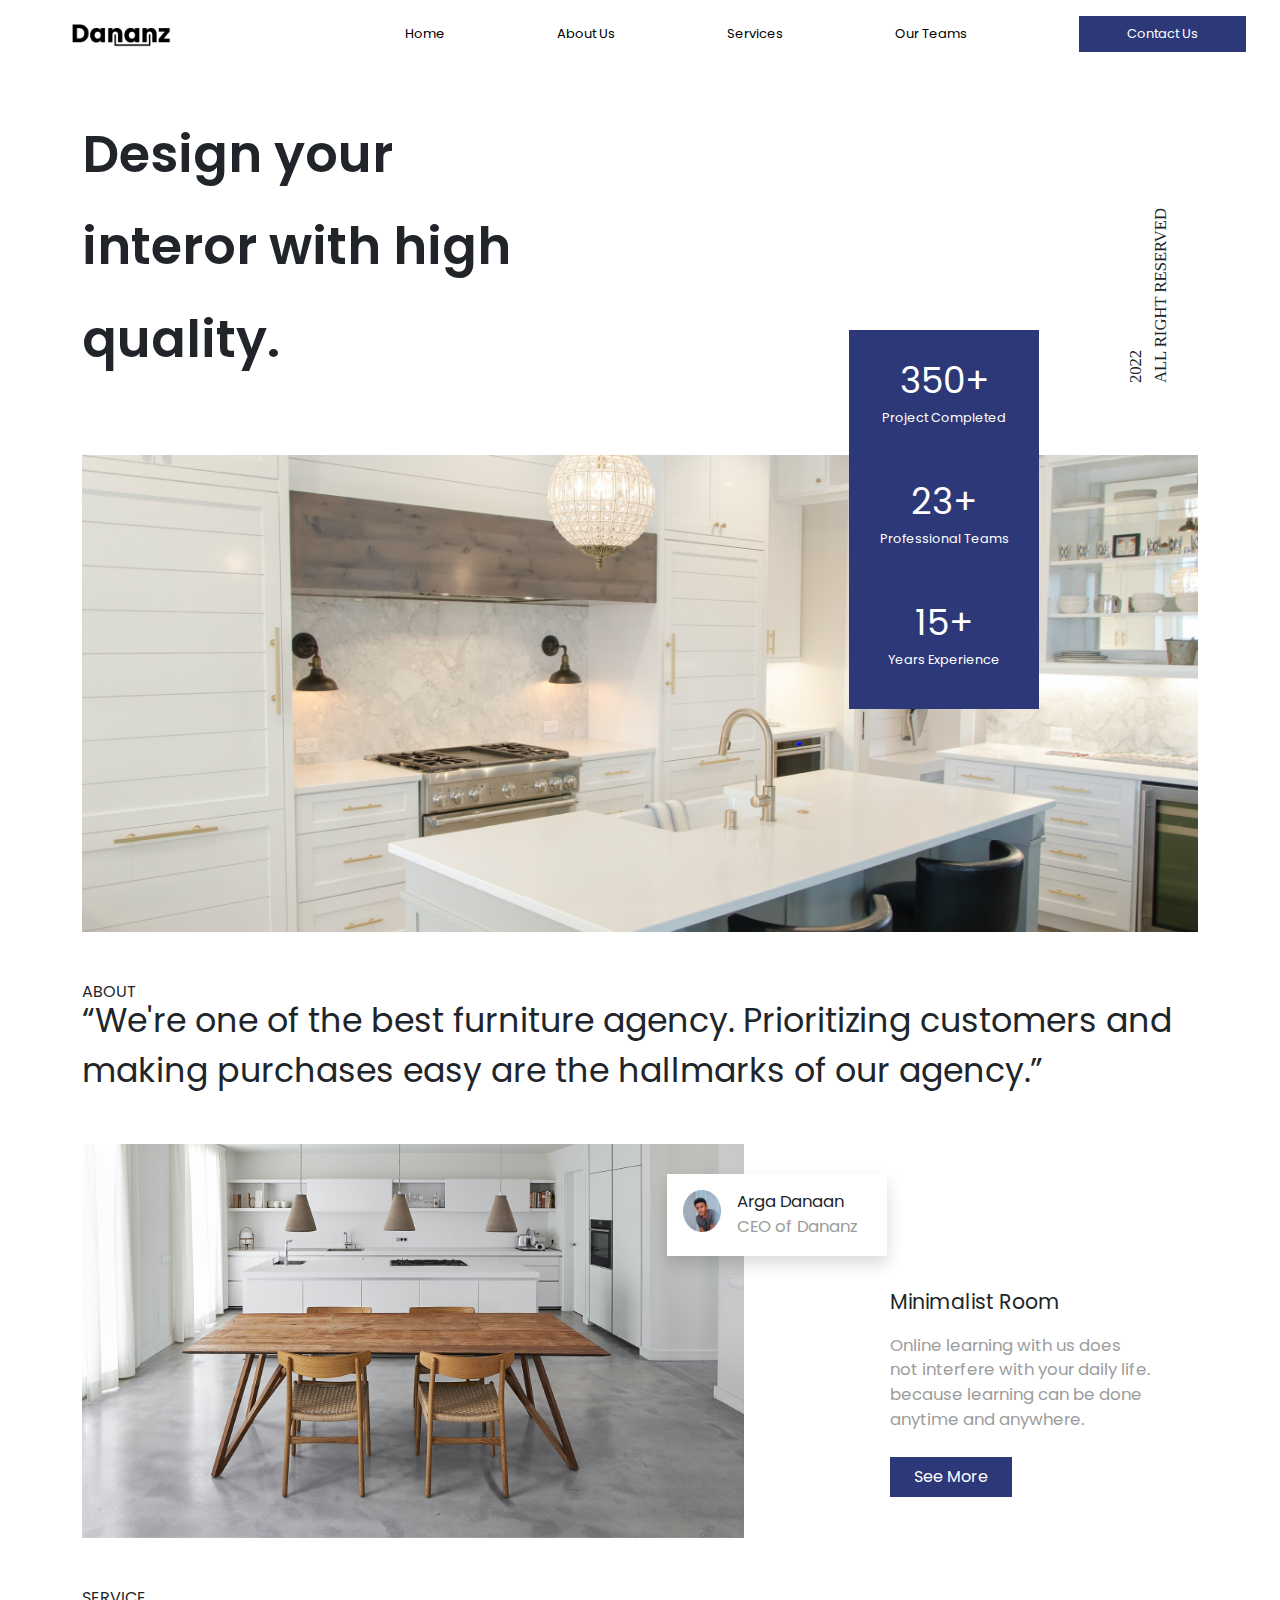
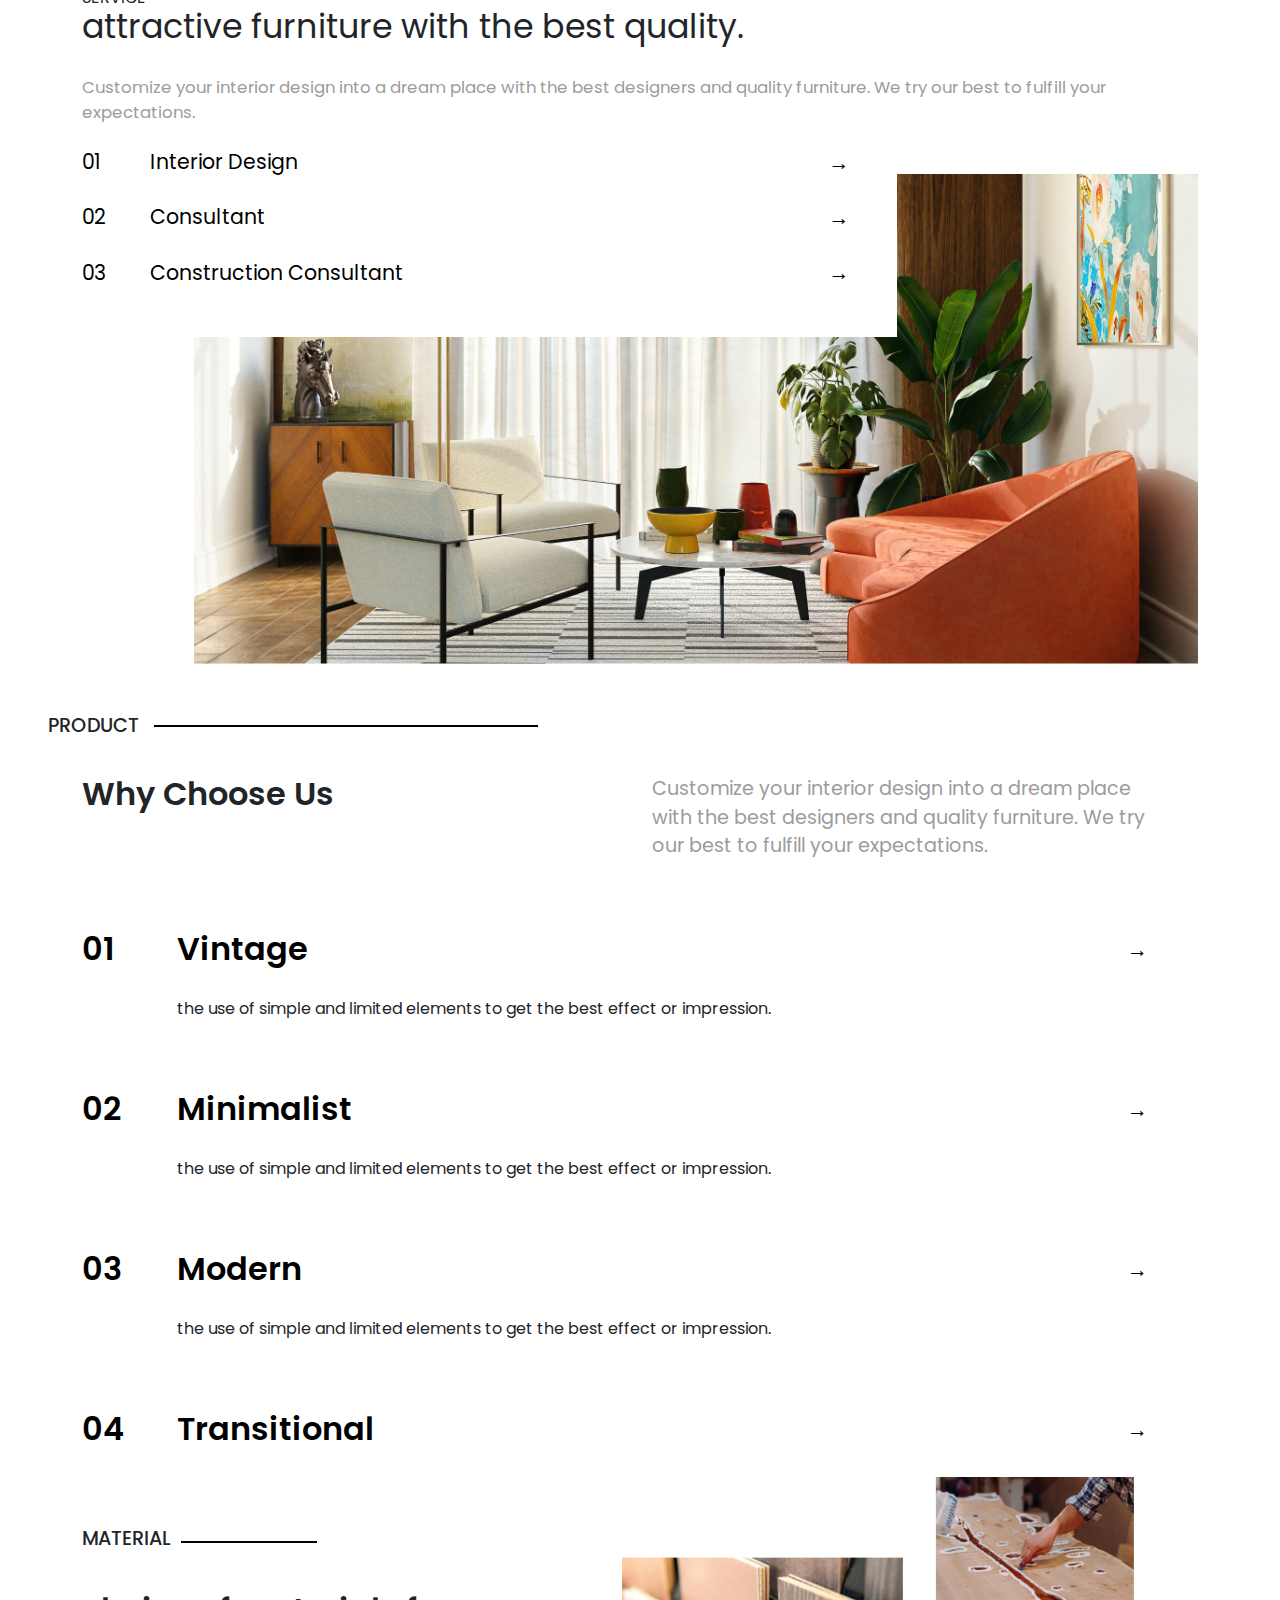
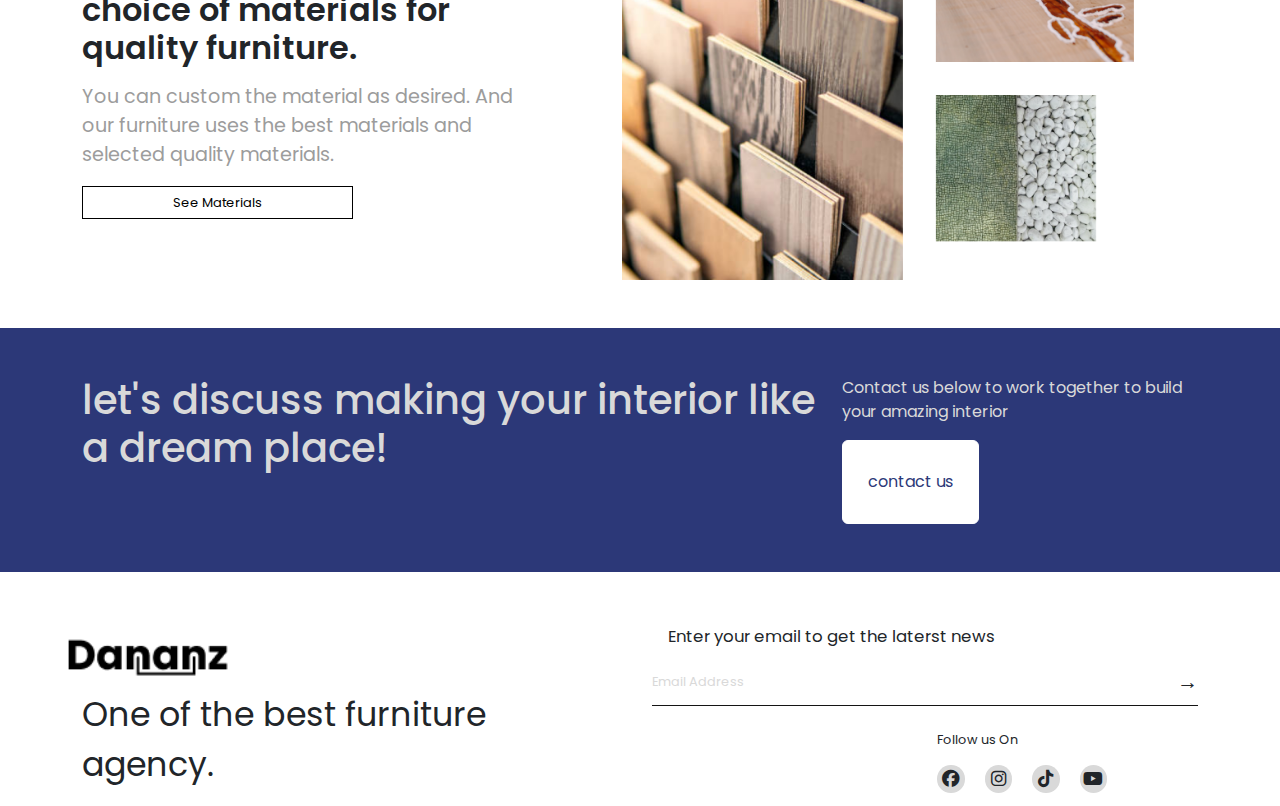
<file: index.html>
<!DOCTYPE html>
<html lang="en">
<head>
    <meta charset="UTF-8">
    <meta name="viewport" content="width=device-width, initial-scale=1.0">
    <title>About Us</title>
    <link rel="stylesheet" href="https://cdn.jsdelivr.net/npm/bootstrap@5.3.3/dist/css/bootstrap.min.css">
    <link rel="stylesheet" href="css/home.css">
    <link rel="stylesheet" href="css/main.css">
    <link rel="stylesheet" href="https://cdnjs.cloudflare.com/ajax/libs/font-awesome/6.5.1/css/all.min.css"/>
    <link href="https://fonts.googleapis.com/css2?family=Poppins:wght@400;500;600;700&display=swap" rel="stylesheet">
</head>
<body>
    <nav class="navbar navbar-expand-lg mb-lg-5 mb-sm-4">
        <div class="container">
          <img src="img/logo.png" alt="" class="nav_img">
          <button class="burger navbar-toggler" type="button" data-bs-toggle="collapse" data-bs-target="#navbarSupportedContent" aria-controls="navbarSupportedContent" aria-expanded="false" aria-label="Toggle navigation">
            <span class="navbar-toggler-icon"></span>
          </button>
          <div class="collapse navbar-collapse" id="navbarSupportedContent">
            <ul class="navbar-nav ms-auto mb-2 mb-lg-0 me-sm-3 me-lg-0">
              <li class="nav-item align-self-lg-center align-self-end mx-lg-5">
                <a class="nav-link active" aria-current="page" href="index.html">Home</a>
              </li>
              <li class="nav-item align-self-lg-center align-self-end mx-lg-5">
                <a class="nav-link active main_text" href="z_about_us.html">About Us</a>
              </li>
              <li class="nav-item align-self-lg-center align-self-end mx-lg-5">
                <a class="nav-link active" href="z_services.html">Services</a>
              </li>
              <li class="nav-item align-self-lg-center align-self-end mx-lg-5">
                <a class="nav-link active" href="z_our_teams.html">Our Teams</a>
              </li>
              <li class="nav-item align-self-end">
                <a class="nav-link active pe-0" href="z_contact_us.html"><button class="btn btn-primary_1 nav_btn px-4 py-2 ms-lg-5">Contact Us</button></a>
              </li>
            </ul>
          </div>
        </div>
    </nav>

    



    <div class="home">
      <div class="container">
          <div class="row mb-5">
              <div class="main_block_1 mb-3">
                  <p class = "home_text_1 m-0 me-4 text-nowrap">Design your</p>
                  <div class="line_2"></div>   
              </div>
              <div class="row">
                  <div class="col-12 d-flex flex-row">
                      <div class="big_text d-flex flex-column">
                          <p class = "home_text_1">interor with high</p>
                          <p class = "home_text_1">quality.</p>
                      </div>
                      <p class = "home_text_2 m-0 ms-auto mb-4">2022 <br>
                          ALL RIGHT RESERVED</p>
                  </div>
              </div>
          </div>
          <div class="row position-relative mb-4 mb-sm-5">
              <img src="img/home_header.png" alt="" class="img-fluid">
              <div class="home_block position-absolute p-4">
                  <p class="text-white text-center home_text_3 m-0">350+</p>
                  <p class="text-white text-center home_text_4 mb-4 mb-md-5">Project Completed</p>
                  <p class="text-white text-center home_text_3 m-0">23+</p>
                  <p class="text-white text-center home_text_4 mb-4 mb-md-5">Professional Teams</p>
                  <p class="text-white text-center home_text_3 m-0">15+</p>
                  <p class="text-white text-center home_text_4">Years Experience</p>
              </div>
          </div>
      </div>
  </div>



  <div class="about">   
    <div class="container">
        <div class="row">
            <div class="main_block_1 mb-3">
                <span class = "text-uppercase main_text_1 me-4">about</span>
                <div class="line"></div>   
            </div>
        </div>
        <div class="row">
            <p class = "about_text_1 mb-4 mb-md-5">“We're one of the best furniture agency. Prioritizing customers and making purchases easy are the hallmarks of our agency.”</p>
        </div>
        <div class="row mb-5">
            <div class="col-xl-8 col-12 col_portfolio">
                <img src="img/home_about.png" alt="" class="portfolio_img_1">
                <div class="portfolio_block d-flex flex-row bg-white shadow p-3">
                    <img src="img/men.png" alt="" class="portfolio_img_2 me-3">
                    <div class="portfolio_block_text">
                        <p class="portfolio_block_text_1 m-0 text-nowrap">Arga Danaan</p>
                        <p class="portfolio_block_text_2 m-0 text-nowrap">CEO of Dananz</p>
                    </div>
                </div>
            </div>
            <div class="col-xl-3 col-12 col_portfolio_2 ms-0 ms-xl-5">
                <p class = "portfolio_text_3">Minimalist Room</p>
                <p class = "portfolio_text_4 mb-4">Online learning with us does not interfere with your daily life. because learning can be done anytime and anywhere.</p>
                <button class="btn btn-primary btn_portfolio px-4 py-2">See More</button>
            </div>
        </div>
    </div>
</div>






<div class="ser">   
  <div class="container">
      <div class="row">
          <div class="main_block_1 mb-3">
              <span class = "text-uppercase main_text_1 me-4">service</span>
              <div class="line"></div>   
          </div>
      </div>
      <div class="row">
          <p class = "ser_text_1 mb-4">attractive furniture with the best quality.</p>
          <p class = "ser_text_2 mb-4 mb-sm-5">Customize your interior design into a dream place with the best designers and quality furniture. We try our best to fulfill your expectations.</p>
      </div>
      <div class="row mb-sm-5 col_home_service">
          <div class="img_home_end ">
              <img src="img/home_service.png" alt="" class="home_service_img">
          </div>
          <div class="home_service_block bg-white pb-5 pe-4 mt-4 mt-sm-5">
              <a href="z_services.html" class="text-decoration-none text-black">
                  <div class="row mb-4">
                      <div class="col-1 align-self-center">
                          <span class = "home_service_text_3">01</span>
                      </div>
                      <div class="col-10 align-self-center">
                          <span class = "home_service_text_3">Interior Design</span>
                      </div>
                      <div class="col-1 align-self-center">
                          <span class = "arrow ms-auto mb-2">&#8594;</span>
                      </div>
                  </div>
              </a>

              <a href="z_services.html" class="text-decoration-none text-black">
                  <div class="row mb-4">
                      <div class="col-1 align-self-center">
                          <span class = "home_service_text_3">02</span>
                      </div>
                      <div class="col-10 align-self-center">
                          <span class = "home_service_text_3">Consultant</span>
                      </div>
                      <div class="col-1 align-self-center">
                          <span class = "arrow ms-auto mb-2">&#8594;</span>
                      </div>
                  </div>
              </a>

              <a href="z_services.html" class="text-decoration-none text-black">
                  <div class="row">
                      <div class="col-1 align-self-center">
                          <span class = "home_service_text_3">03</span>
                      </div>
                      <div class="col-10 align-self-center">
                          <span class = "home_service_text_3">Construction Consultant</span>
                      </div>
                      <div class="col-1 align-self-center">
                          <span class = "arrow ms-auto mb-2">&#8594;</span>
                      </div>
                  </div>
              </a>
          </div>
      </div>
  </div>
</div>
    

    <div>
      <p class="text_under_welcome_window ms-5 mt-5">PRODUCT</p>
      <div class="line_3"></div>  
  </div>


  <div>
    <div class="container mt-5 mr-1">
      <div class="row">
        <h1 class="text_under_line_1  col-lg-6 ">Why Choose Us</h1>
        <p class="gray_text col-lg-6">
          Customize your interior design into a dream place<br>
          with the best designers and quality furniture. We try<br>
          our best to fulfill your expectations.
        </p>
      </div>
    </div>
  </div>



  <div class="arrows mr-5 mt-5">
    <div class="container">
      <a href="z_portfolio.html" class="text-decoration-none text-black">
                <div class="row mb-4">
                    <div class="col-1 align-self-center">
                        <span class = "text_number">01</span>
                    </div>
                    <div class="col-10 align-self-center">
                        <span class = "right_text_number">Vintage</span>
                    </div>
                    <div class="col-1 align-self-center">
                        <span class = "arrow ms-auto mb-2">&#8594;</span>
                    </div>
                </div>
            </a>
            <div class="row mb-lg-5 mb-4">
                <div class="col-1">

                </div>
                <div class="col-10">
                    <p class = "product_text_5">the use of simple and limited elements to get the best effect or impression.</p>
                </div>
            </div>

            <a href="z_portfolio.html" class="text-decoration-none text-black">
                <div class="row mb-4">
                    <div class="col-1 align-self-center">
                        <span class = "text_number">02</span>
                    </div>
                    <div class="col-10 align-self-center">
                        <span class = "right_text_number">Minimalist</span>
                    </div>
                    <div class="col-1 align-self-center">
                        <span class = "arrow ms-auto mb-2">&#8594;</span>
                    </div>
                </div>
            </a>
            <div class="row mb-lg-5 mb-4">
                <div class="col-1">

                </div>
                <div class="col-10">
                    <p class = "product_text_5">the use of simple and limited elements to get the best effect or impression.</p>
                </div>
            </div>

            <a href="z_portfolio.html" class="text-decoration-none text-black">
                <div class="row mb-4">
                    <div class="col-1 align-self-center">
                        <span class = "text_number">03</span>
                    </div>
                    <div class="col-10 align-self-center">
                        <span class = "right_text_number">Modern</span>
                    </div>
                    <div class="col-1 align-self-center">
                        <span class = "arrow ms-auto mb-2">&#8594;</span>
                    </div>
                </div>
            </a>
            <div class="row mb-lg-5 mb-4">
                <div class="col-1">

                </div>
                <div class="col-10">
                    <p class = "product_text_5">the use of simple and limited elements to get the best effect or impression.</p>
                </div>
            </div>

            <a href="z_portfolio.html" class="text-decoration-none text-black">
                <div class="row mb-4">
                    <div class="col-1 align-self-center">
                        <span class = "text_number">04</span>
                    </div>
                    <div class="col-10 align-self-center">
                        <span class = "right_text_number">Transitional</span>
                    </div>
                    <div class="col-1 align-self-center">
                        <span class = "arrow ms-auto mb-2">&#8594;</span>
                    </div>
                </div>
            </a>

    </div>
  </div>








  <div>
    <div class="container">
      <div class="row">
        <div class="col-lg-5">
          <div>
            <p class="text_under_welcome_window  mt-5">MATERIAL</p>
            <div class="line_9"></div>  
         </div>
         <div class="mt-5">
          <h1 class="text_under_line_1">choice of materials for quality furniture.</h1>
          <p class="gray_text mt-3">You can custom the material as desired. And our furniture uses the best materials and selected quality materials.</p>
          <button class="btn btn-primary_9 nav_btn ">See Materials</button>
         </div>
        </div>
        <div class="col-lg-7">
          <img class="image-fluid grid_foto" src="img/foto_grid.png" alt="">
        </div>
      </div>
    </div>
  </div>










  <div class="blue">
    <div class="container">
        <div class="row mt-5">

            <div class="text_on_blue col-lg-8 col-md-6 mt-5 mb-5">
                <h1>let's discuss making your interior like a dream place!</h1>
            </div>

            <div class="text_on_blue col-lg-4 col-md-6 mt-lg-5 mt-md-5 mb-5">
                <p>Contact us below to work together to build your amazing interior</p>
                <button type="button" class="btn btn-primary" data-bs-toggle="modal" data-bs-target="#exampleModal">
                    <p class="btn btn-primary text-center ms-auto mt-3 mb-">contact us</p>
                  </button>
                  
                  <!-- Modal -->
                  <div class="modal fade" id="exampleModal" tabindex="-1" aria-labelledby="exampleModalLabel" aria-hidden="true">
                    <div class="modal-dialog modal-dialog-centered">
                      <div class="modal-content">
                        <div class="modal-header">
                          <h1 class="modal-title fs-5" id="exampleModalLabel">Форма</h1>
                          <button type="button" class="btn-close" data-bs-dismiss="modal" aria-label="Close"></button>
                        </div>
                        <div class="modal-body">
                          <form id="orderForm">
                            <div class="mb-3">
                              <label for="exampleFormControlInput1" class="form-label">Ваша почта</label>
                              <input type="email" class="form-control" id="exampleFormControlInput1" placeholder="name@example.com" required>
                              <div class="invalid-feedback">
                                Пожалуйста, введите корректный email.
                              </div>
                            </div>
                            <div class="mb-3">
                              <label for="exampleFormControlTextarea1" class="form-label">Пожелания для заказа</label>
                              <textarea class="form-control" id="exampleFormControlTextarea1" rows="3" required></textarea>
                              <div class="invalid-feedback">
                                Пожалуйста, введите пожелания.
                              </div>
                            </div>
                            <label for="exampleDataList" class="form-label">Детали заказа</label>
                            <input class="form-control" list="datalistOptions" id="exampleDataList" placeholder="Выберите округ" required>
                            <datalist id="datalistOptions">
                              <option value="Центральный">
                              <option value="Северный">
                              <option value="Северо-Восточный">
                              <option value="Восточный">
                              <option value="Юго-Восточный">
                              <option value="Южный">
                              <option value="Юго-Западный"> 
                              <option value="Западный"> 
                              <option value="Северо-Западный">  
                            </datalist>
                            <div class="invalid-feedback">
                              Пожалуйста, выберите округ.
                            </div>
                          </form>
                        </div>
                        <div class="modal-footer">
                          <button type="button" class="btn btn-secondary" data-bs-dismiss="modal">Закрыть</button>
                          <button type="submit" class="btn btn-primary_last" form="orderForm">Сохранить и отправить</button>
                        </div>
                      </div>
                    </div>
                  </div>
            </div>
        </div>
    </div>
</div>




<div class="contacts mb-5"></div>
    <div class="container">
        <div class="row">
            <div class="col-6">
                <img src="img/logo.png" class = "contacts_img_1" alt="">
                <p class = "contacts_text_1">One of the best furniture <br> agency.</p>
            </div>
            <div class="col-6 align-self-center">
                <div class="contacts_block_2">
                    <p class = "contacts_text_2 align-self-center"></p>
                    <p class = "contacts_text_3 ms-3">Enter  your email to get the laterst news</p>
                </div>
                <div class="contacts_block_3 mb-4">
                    <span class = "contacts_text_4 align-self-center mb-2">Email Address</span>
                    <span class = "arrow ms-auto mb-2">&#8594;</span>
                </div>
                <div class="row">
                    <div class="col-6">
                        
                    </div>
                    <div class="col-6">
                        <p class = "contacts_text_5">Follow us On</p>
                        <div class="row">
                            <div class="col-2 pe-4">
                                <div class="icon_circle mb-2">
                                    <i class='fab fa-facebook'></i>
                                </div>
                            </div>
                            <div class="col-2 pe-4">
                                <div class="icon_circle">
                                    <i class='fab fa-instagram'></i>
                                </div>
                            </div>
                            <div class="col-2 pe-4">
                                <div class="icon_circle">
                                    <i class='fab fa-tiktok'></i>
                                </div>
                            </div>
                            <div class="col-2">
                                <div class="icon_circle">
                                    <i class='fab fa-youtube'></i>
                                </div>
                            </div>
                        </div>
                    </div>
                </div>
            </div>
        </div>
    </div>
</div>



    <script src="https://cdn.jsdelivr.net/npm/bootstrap@5.3.3/dist/js/bootstrap.bundle.min.js"></script>
    
</body>
</html>
</file>
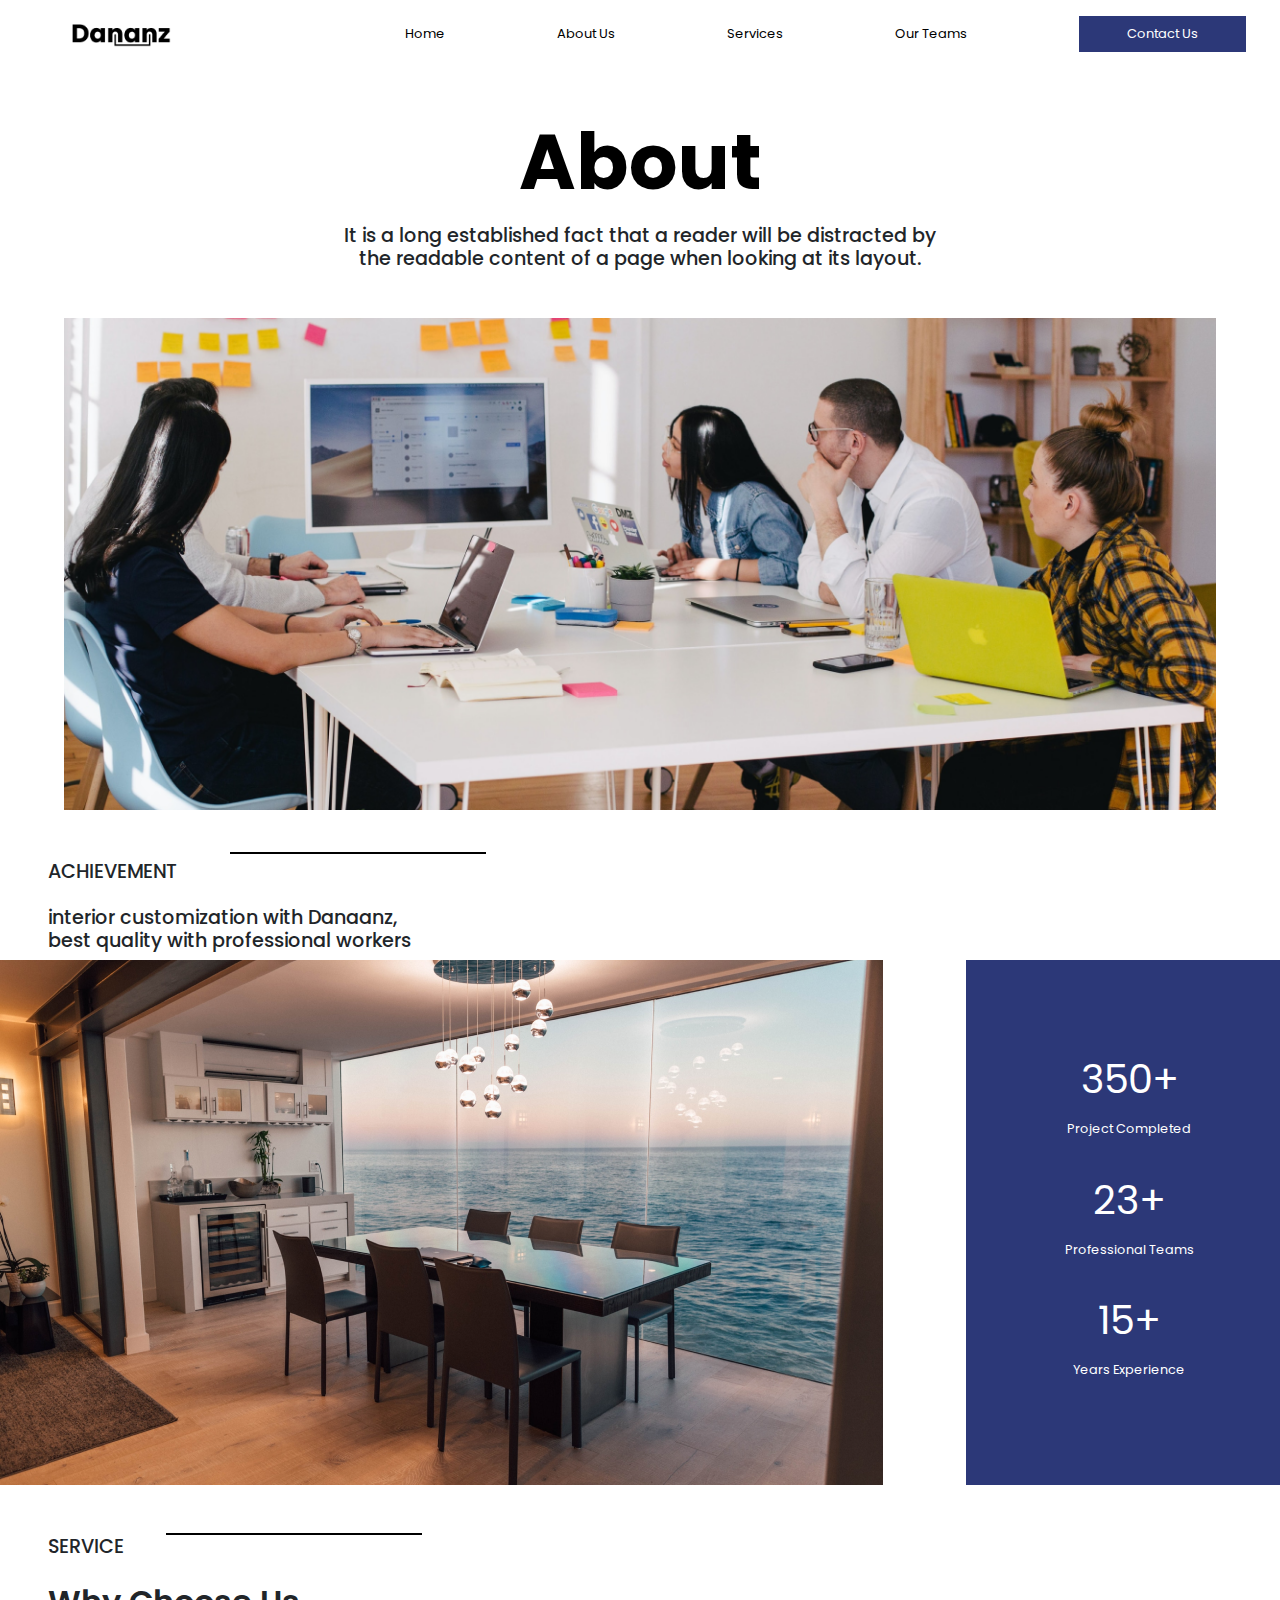
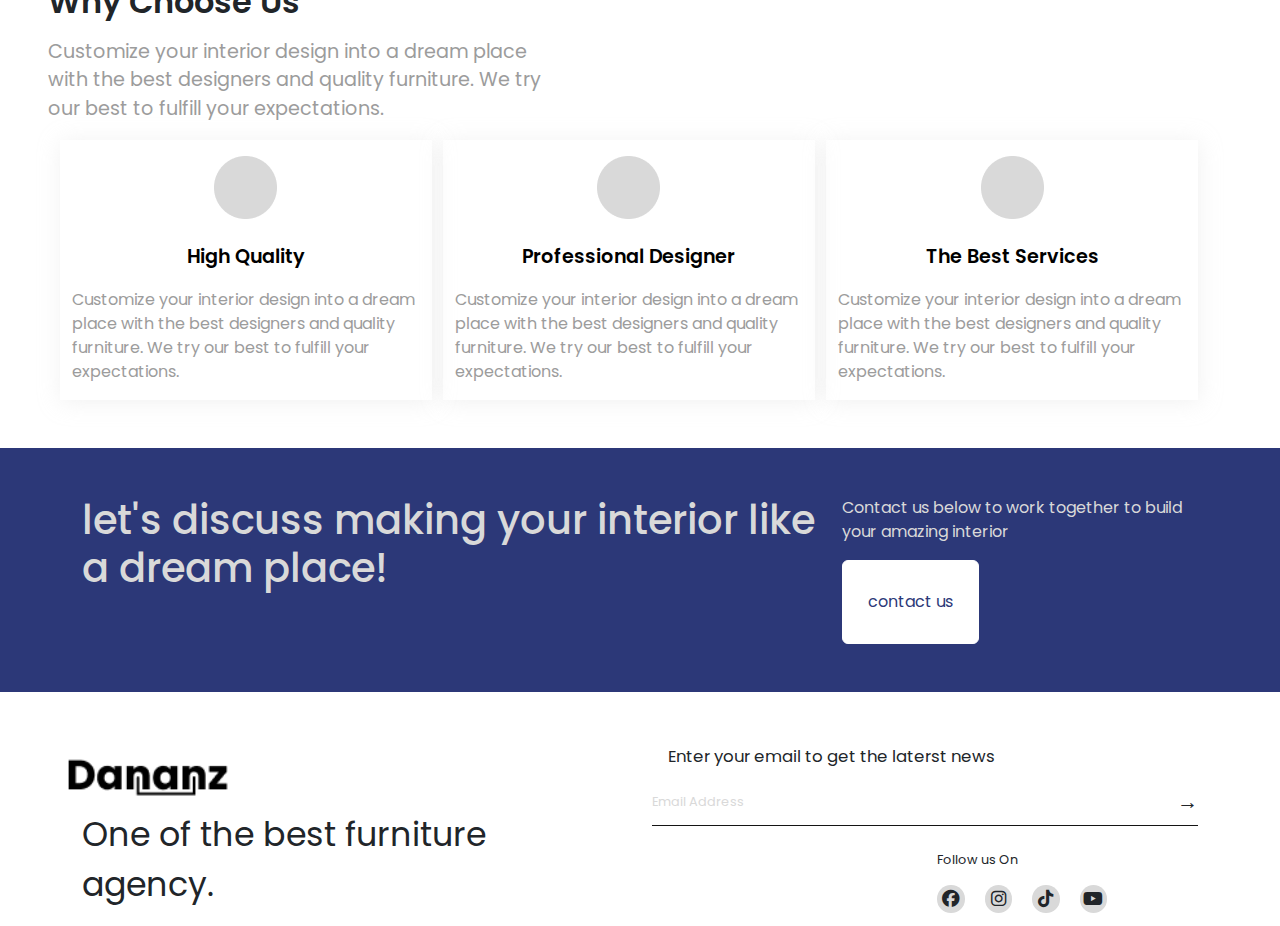
<file: z_about_us.html>
<!DOCTYPE html>
<html lang="en">
<head>
    <meta charset="UTF-8">
    <meta name="viewport" content="width=device-width, initial-scale=1.0">
    <title>About Us</title>
    <link rel="stylesheet" href="https://cdn.jsdelivr.net/npm/bootstrap@5.3.3/dist/css/bootstrap.min.css">
    <link rel="stylesheet" href="css/about_us.css">
    <link rel="stylesheet" href="css/main.css">
    <link rel="stylesheet" href="https://cdnjs.cloudflare.com/ajax/libs/font-awesome/6.5.1/css/all.min.css"/>
    <link href="https://fonts.googleapis.com/css2?family=Poppins:wght@400;500;600;700&display=swap" rel="stylesheet">
</head>
<body>
    <nav class="navbar navbar-expand-lg mb-lg-5 mb-sm-4">
        <div class="container">
          <img src="img/logo.png" alt="" class="nav_img">
          <button class="burger navbar-toggler" type="button" data-bs-toggle="collapse" data-bs-target="#navbarSupportedContent" aria-controls="navbarSupportedContent" aria-expanded="false" aria-label="Toggle navigation">
            <span class="navbar-toggler-icon"></span>
          </button>
          <div class="collapse navbar-collapse" id="navbarSupportedContent">
            <ul class="navbar-nav ms-auto mb-2 mb-lg-0 me-sm-3 me-lg-0">
              <li class="nav-item align-self-lg-center align-self-end mx-lg-5">
                <a class="nav-link active" aria-current="page" href="index.html">Home</a>
              </li>
              <li class="nav-item align-self-lg-center align-self-end mx-lg-5">
                <a class="nav-link active main_text" href="#">About Us</a>
              </li>
              <li class="nav-item align-self-lg-center align-self-end mx-lg-5">
                <a class="nav-link active" href="z_services.html">Services</a>
              </li>
              <li class="nav-item align-self-lg-center align-self-end mx-lg-5">
                <a class="nav-link active" href="z_our_teams.html">Our Teams</a>
              </li>
              <li class="nav-item align-self-end">
                <a class="nav-link active pe-0" href="z_contact_us.html"><button class="btn btn-primary_1 nav_btn px-4 py-2 ms-lg-5">Contact Us</button></a>
              </li>
            </ul>
          </div>
        </div>
    </nav>

    <h1 class="title_text text-center mt-5">
        About
    </h1>
    <h2 class="under_title_text text-center mt-3">
        It is a long established fact that a reader will be distracted by <br>
         the readable content of a page when looking at its layout.
    </h2>
    <img class="welcome_foto justify-content-center image-fluid mt-5  " src="img/about_us_welocom_foto.png" alt="">
    
    <div>
      <p class="text_under_welcome_window ms-5 mt-5">ACHIEVEMENT</p>
      <div class="line"></div>  
    </div>

    <h1 class="text_under_line ms-5 mt-5">
        interior customization with Danaanz,<br>
         best quality with professional workers
    </h1>
    

    <div class="row mb-5">
      <div class="col-xl-9 col-md-9 col-sm-9 d-flex">
          <img src="img/foto_1.png" class = "img-fluid" alt="">
      </div>
      <div class="col-xl-3 col-md-3 col-sm-3 achievement_col_1 d-flex mt-4 mt-sm-0">
          <div class="lol m-auto mt-3 mt-sm-auto p-2 d-flex flex-row flex-sm-column">
              <div class="mb-3 mx-4">
                  <p class = "text-white achievement_text_3 text-center">350+</p>
                  <p class = "text-white achievement_text_4 text-center">Project Completed</p>
              </div>
              <div class="mb-3 mx-4">
                  <p class = "text-white achievement_text_3 text-center">23+</p>
                  <p class = "text-white achievement_text_4 text-center">Professional Teams</p>
              </div>
              <div class="mx-4">
                  <p class = "text-white achievement_text_3 text-center">15+</p>
                  <p class = "text-white achievement_text_4 text-center">Years Experience</p>
              </div>
          </div> 
      </div>
  </div>


    <div>
        <p class="text_under_welcome_window ms-5 mt-5">SERVICE</p>
        <div class="line_1"></div>  
    </div>


    <h1 class="text_under_line_1 mt-5 ms-5">Why Choose Us</h1>
    <p class="gray_text mt-3 ms-5">
        Customize your interior design into a dream place<br>
         with the best designers and quality furniture. We try<br>
          our best to fulfill your expectations.
    </p>



    <div>
        <div class="container px-4 ">
            <div class="row">
                <div class="tab col-lg-4 col-md-12 col-sm-12 d-flex flex-column align-items-center">
                    <img class="mt-3" src="img/Ellipse.png" alt="">
                    <p class="text_under_sercal mt-4">High Quality</p>
                    <p class="text_under_text">Customize your interior design into a dream place with the best designers and quality furniture. We try our best to fulfill your expectations.</p>
                </div>
    
                <div class="tab_1 col-lg-4 col-md-12 col-sm-12 d-flex flex-column align-items-center">
                    <img class="mt-3" src="img/Ellipse.png" alt="">
                    <p class="text_under_sercal mt-4">Professional Designer</p>
                    <p class="text_under_text">Customize your interior design into a dream place with the best designers and quality furniture. We try our best to fulfill your expectations.</p>
                </div>
    
                <div class="tab_2 col-lg-4 col-md-12 col-sm-12 d-flex flex-column align-items-center">
                    <img class="mt-3" src="img/Ellipse.png" alt="">
                    <p class="text_under_sercal mt-4">The Best Services</p>
                    <p class="text_under_text">Customize your interior design into a dream place with the best designers and quality furniture. We try our best to fulfill your expectations.</p>
                </div>
            </div>
        </div>
    </div>



    <div class="blue">
        <div class="container">
            <div class="row mt-5">

                <div class="text_on_blue col-lg-8 col-md-6 mt-5 mb-5">
                    <h1>let's discuss making your interior like a dream place!</h1>
                </div>

                <div class="text_on_blue col-lg-4 col-md-6 mt-lg-5 mt-md-5 mb-5">
                    <p>Contact us below to work together to build your amazing interior</p>
                    <button type="button" class="btn btn-primary" data-bs-toggle="modal" data-bs-target="#exampleModal">
                        <p class="btn btn-primary text-center ms-auto mt-3 mb-">contact us</p>
                      </button>
                      
                      <!-- Modal -->
                      <div class="modal fade" id="exampleModal" tabindex="-1" aria-labelledby="exampleModalLabel" aria-hidden="true">
                        <div class="modal-dialog modal-dialog-centered">
                          <div class="modal-content">
                            <div class="modal-header">
                              <h1 class="modal-title fs-5" id="exampleModalLabel">Форма</h1>
                              <button type="button" class="btn-close" data-bs-dismiss="modal" aria-label="Close"></button>
                            </div>
                            <div class="modal-body">
                              <form id="orderForm">
                                <div class="mb-3">
                                  <label for="exampleFormControlInput1" class="form-label">Ваша почта</label>
                                  <input type="email" class="form-control" id="exampleFormControlInput1" placeholder="name@example.com" required>
                                  <div class="invalid-feedback">
                                    Пожалуйста, введите корректный email.
                                  </div>
                                </div>
                                <div class="mb-3">
                                  <label for="exampleFormControlTextarea1" class="form-label">Пожелания для заказа</label>
                                  <textarea class="form-control" id="exampleFormControlTextarea1" rows="3" required></textarea>
                                  <div class="invalid-feedback">
                                    Пожалуйста, введите пожелания.
                                  </div>
                                </div>
                                <label for="exampleDataList" class="form-label">Детали заказа</label>
                                <input class="form-control" list="datalistOptions" id="exampleDataList" placeholder="Выберите округ" required>
                                <datalist id="datalistOptions">
                                  <option value="Центральный">
                                  <option value="Северный">
                                  <option value="Северо-Восточный">
                                  <option value="Восточный">
                                  <option value="Юго-Восточный">
                                  <option value="Южный">
                                  <option value="Юго-Западный"> 
                                  <option value="Западный"> 
                                  <option value="Северо-Западный">  
                                </datalist>
                                <div class="invalid-feedback">
                                  Пожалуйста, выберите округ.
                                </div>
                              </form>
                            </div>
                            <div class="modal-footer">
                              <button type="button" class="btn btn-secondary" data-bs-dismiss="modal">Закрыть</button>
                              <button type="submit" class="btn btn-primary_last" form="orderForm">Сохранить и отправить</button>
                            </div>
                          </div>
                        </div>
                      </div>
                </div>
            </div>
        </div>
    </div>




    <div class="contacts mb-5"></div>
        <div class="container">
            <div class="row">
                <div class="col-6">
                    <img src="img/logo.png" class = "contacts_img_1" alt="">
                    <p class = "contacts_text_1">One of the best furniture <br> agency.</p>
                </div>
                <div class="col-6 align-self-center">
                    <div class="contacts_block_2">
                        <p class = "contacts_text_2 align-self-center"></p>
                        <p class = "contacts_text_3 ms-3">Enter  your email to get the laterst news</p>
                    </div>
                    <div class="contacts_block_3 mb-4">
                        <span class = "contacts_text_4 align-self-center mb-2">Email Address</span>
                        <span class = "arrow ms-auto mb-2">&#8594;</span>
                    </div>
                    <div class="row">
                        <div class="col-6">
                            
                        </div>
                        <div class="col-6">
                            <p class = "contacts_text_5">Follow us On</p>
                            <div class="row">
                                <div class="col-2 pe-4">
                                    <div class="icon_circle mb-2">
                                        <i class='fab fa-facebook'></i>
                                    </div>
                                </div>
                                <div class="col-2 pe-4">
                                    <div class="icon_circle">
                                        <i class='fab fa-instagram'></i>
                                    </div>
                                </div>
                                <div class="col-2 pe-4">
                                    <div class="icon_circle">
                                        <i class='fab fa-tiktok'></i>
                                    </div>
                                </div>
                                <div class="col-2">
                                    <div class="icon_circle">
                                        <i class='fab fa-youtube'></i>
                                    </div>
                                </div>
                            </div>
                        </div>
                    </div>
                </div>
            </div>
        </div>
    </div>


    <script src="https://cdn.jsdelivr.net/npm/bootstrap@5.3.3/dist/js/bootstrap.bundle.min.js"></script>
</body>
</html>
</file>
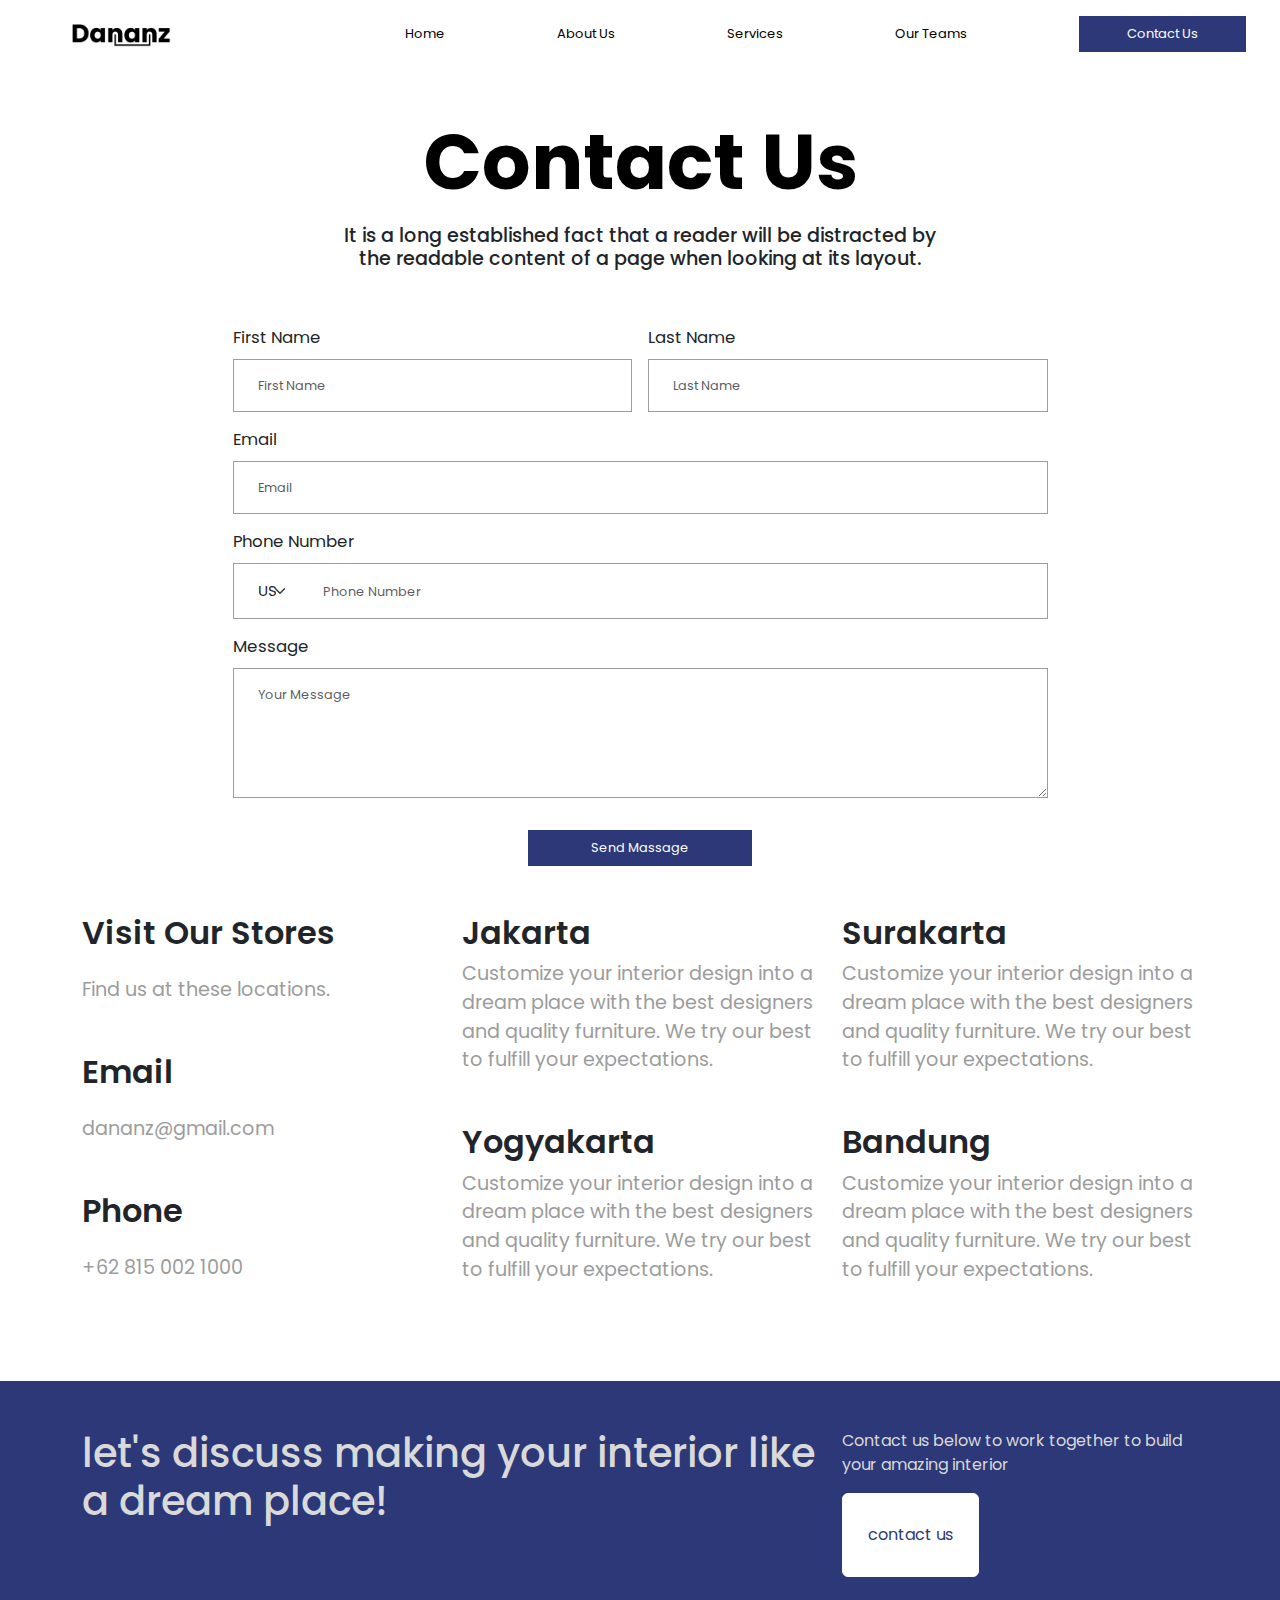
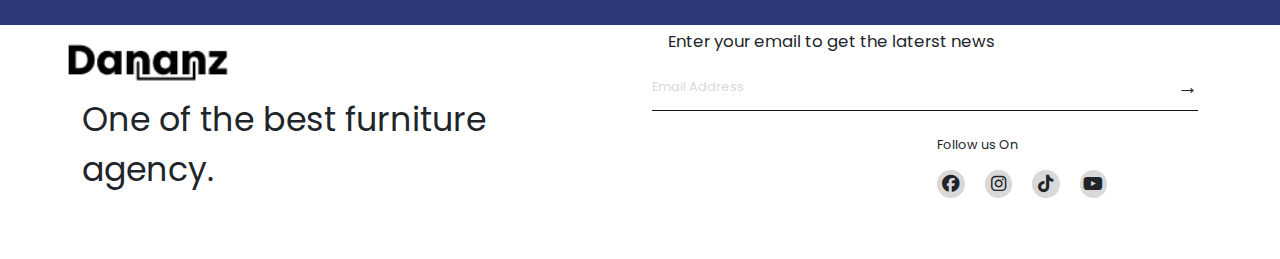
<file: z_contact_us.html>
<!DOCTYPE html>
<html lang="en">
<head>
    <head>
        <meta charset="UTF-8">
        <meta name="viewport" content="width=device-width, initial-scale=1.0">
        <title>Contact Us</title>
        <link rel="stylesheet" href="https://cdn.jsdelivr.net/npm/bootstrap@5.3.3/dist/css/bootstrap.min.css">
        <link rel="stylesheet" href="css/contact_us.css">
        <link rel="stylesheet" href="css/main.css">
        <link rel="stylesheet" href="https://cdnjs.cloudflare.com/ajax/libs/font-awesome/6.5.1/css/all.min.css"/>
        <link href="https://fonts.googleapis.com/css2?family=Poppins:wght@400;500;600;700&display=swap" rel="stylesheet">
    </head>
</head>
<body>


    <nav class="navbar navbar-expand-lg mb-lg-5 mb-sm-4">
        <div class="container">
          <img src="img/logo.png" alt="" class="nav_img">
          <button class="burger navbar-toggler" type="button" data-bs-toggle="collapse" data-bs-target="#navbarSupportedContent" aria-controls="navbarSupportedContent" aria-expanded="false" aria-label="Toggle navigation">
            <span class="navbar-toggler-icon"></span>
          </button>
          <div class="collapse navbar-collapse" id="navbarSupportedContent">
            <ul class="navbar-nav ms-auto mb-2 mb-lg-0 me-sm-3 me-lg-0">
              <li class="nav-item align-self-lg-center align-self-end mx-lg-5">
                <a class="nav-link active" aria-current="page" href="index.html">Home</a>
              </li>
              <li class="nav-item align-self-lg-center align-self-end mx-lg-5">
                <a class="nav-link active main_text" href="z_about_us.html">About Us</a>
              </li>
              <li class="nav-item align-self-lg-center align-self-end mx-lg-5">
                <a class="nav-link active" href="z_services.html">Services</a>
              </li>
              <li class="nav-item align-self-lg-center align-self-end mx-lg-5">
                <a class="nav-link active" href="z_our_teams.html">Our Teams</a>
              </li>
              <li class="nav-item align-self-end">
                <a class="nav-link active pe-0" href="z_contact_us.html"><button class="btn btn-primary_1 nav_btn px-4 py-2 ms-lg-5">Contact Us</button></a>
              </li>
            </ul>
          </div>
        </div>
    </nav>

    <div class="container">
        <h1 class="title_text text-center mt-5">
            Contact Us
        </h1>
        <h2 class="under_title_text text-center mt-3">
            It is a long established fact that a reader will be distracted by <br>
            the readable content of a page when looking at its layout.
        </h2>
    </div>



    <form class="mb-5 mt-5">
        <div class="container">
          <div class="row">
            <div class="col-9 block_flex m-auto">
              <div class="col-6">
                <div class="content p-2">
                  <label class="form-label content_text_1">First Name</label>
                  <input type="text" class="form-control py-3 px-4 content_text_2" placeholder="First Name" aria-label="First Name">
                </div>
              </div>
              <div class="col-6">
                <div class="content p-2">
                  <label class="form-label content_text_1">Last Name</label>
                  <input type="text" class="form-control py-3 px-4 content_text_2" placeholder="Last Name" aria-label="Last Name">
                </div>
              </div>
            </div>
          </div>
  
          <div class="row">
            <div class="col-9 m-auto">
              <div class="content p-2">
                <label class="form-label content_text_1">Email</label>
                <input type="email" class="form-control py-3 px-4 content_text_2" placeholder="Email" aria-label="Email">
              </div>
            </div>
          </div>
  
          <div class="row">
            <div class="col-9 m-auto">
              <div class="content p-2">
                <label class="form-label content_text_1">Phone Number</label>
                <div class="input-group">
                  <div class="col-4 col-sm-3 col-md-2 col-xl-1">
                    <select class="form-select py-3 px-4" aria-label="Default select example">
                      <option selected class = "option">US</option>
                      <option value="1">RU</option>
                      <option value="2">GB</option>
                      <option value="3">DE</option>
                      <option value="3">FR</option>
                      <option value="3">JP</option>
                      <option value="3">CN</option>
                    </select>
                  </div>
                  <input type="tel" class="form-control py-3 px-4 content_text_2 phone" placeholder="Phone Number" aria-label="Phone Number">
                </div>
              </div>
            </div>
          </div>
  
          <div class="row mb-4">
            <div class="col-9 m-auto">
              <div class="content p-2">
                <label for="exampleFormControlTextarea1" class="form-label content_text_1">Message</label>
                <textarea class="form-control py-3 px-4 content_text_2" id="exampleFormControlTextarea1" rows="5" placeholder="Your Message" aria-label="Your Message"></textarea>
              </div>
            </div>
          </div>
          <div class="btn_send_massage d-flex justify-content-center">
            <button type="reset" class="btn btn-primary_2 btn_form px-3 py-2">Send Massage</button>
          </div>
          
  
        </div>
      </form>



      <div>
        <div class="container">
          <div class="row">

            <div class="col-xl-4 col-md-4 col-sm-12 text-sm-center text-md-start">
              <h1 class="text_under_line_1 mb-4">Visit Our Stores</h1>
              <p class="gray_text mb-5">Find us at these locations.</p>

              <h1 class="text_under_line_1 mb-4">Email</h1>
              <p class="gray_text mb-5">dananz@gmail.com</p>

              <h1 class="text_under_line_1 mb-4">Phone</h1>
              <p class="gray_text mb-5">+62 815 002 1000</p>
            </div>


            <div class="col-xl-4 col-md-4 col-sm-6">
              <div class="col-12 mb-5">
                <h1 class="text_under_line_1 ">Jakarta</h1>
                <p class="gray_text ">Customize your interior design into a dream place with the best designers and quality furniture. We try our best to fulfill your expectations.</p>
              </div>
              <div class="col-12 mb-5">
                <h1 class="text_under_line_1 ">Yogyakarta</h1>
                <p class="gray_text ">Customize your interior design into a dream place with the best designers and quality furniture. We try our best to fulfill your expectations.</p>
              </div>
            </div>

            <div class="col-xl-4 col-md-4 col-sm-6">
              <div class="col-12 mb-5">
                <h1 class="text_under_line_1">Surakarta</h1>
                <p class="gray_text ">Customize your interior design into a dream place with the best designers and quality furniture. We try our best to fulfill your expectations.</p>
              </div>
              <div class="col-12 mb-5">
                <h1 class="text_under_line_1 ">Bandung</h1>
                <p class="gray_text ">Customize your interior design into a dream place with the best designers and quality furniture. We try our best to fulfill your expectations.</p>
              </div>
            </div>
        </div>
      </div>







      <div class="blue">
        <div class="container">
            <div class="row mt-5">

                <div class="text_on_blue col-lg-8 col-md-6 mt-5 mb-5">
                    <h1>let's discuss making your interior like a dream place!</h1>
                </div>

                <div class="text_on_blue col-lg-4 col-md-6 mt-lg-5 mt-md-5 mb-5">
                    <p>Contact us below to work together to build your amazing interior</p>
                    <button type="button" class="btn btn-primary" data-bs-toggle="modal" data-bs-target="#exampleModal">
                      <p class="btn btn-primary text-center ms-auto mt-3 mb-">contact us</p>
                    </button>
                    
                    <!-- Modal -->
                    <div class="modal fade" id="exampleModal" tabindex="-1" aria-labelledby="exampleModalLabel" aria-hidden="true">
                      <div class="modal-dialog modal-dialog-centered">
                        <div class="modal-content">
                          <div class="modal-header">
                            <h1 class="modal-title fs-5" id="exampleModalLabel">Форма</h1>
                            <button type="button" class="btn-close" data-bs-dismiss="modal" aria-label="Close"></button>
                          </div>
                          <div class="modal-body">
                            <form id="orderForm">
                              <div class="mb-3">
                                <label for="exampleFormControlInput1" class="form-label">Ваша почта</label>
                                <input type="email" class="form-control" id="exampleFormControlInput1" placeholder="name@example.com" required>
                                <div class="invalid-feedback">
                                  Пожалуйста, введите корректный email.
                                </div>
                              </div>
                              <div class="mb-3">
                                <label for="exampleFormControlTextarea1" class="form-label">Пожелания для заказа</label>
                                <textarea class="form-control" id="exampleFormControlTextarea1" rows="3" required></textarea>
                                <div class="invalid-feedback">
                                  Пожалуйста, введите пожелания.
                                </div>
                              </div>
                              <label for="exampleDataList" class="form-label">Детали заказа</label>
                              <input class="form-control" list="datalistOptions" id="exampleDataList" placeholder="Выберите округ" required>
                              <datalist id="datalistOptions">
                                <option value="Центральный">
                                <option value="Северный">
                                <option value="Северо-Восточный">
                                <option value="Восточный">
                                <option value="Юго-Восточный">
                                <option value="Южный">
                                <option value="Юго-Западный"> 
                                <option value="Западный"> 
                                <option value="Северо-Западный">  
                              </datalist>
                              <div class="invalid-feedback">
                                Пожалуйста, выберите округ.
                              </div>
                            </form>
                          </div>
                          <div class="modal-footer">
                            <button type="button" class="btn btn-secondary" data-bs-dismiss="modal">Закрыть</button>
                            <button type="submit" class="btn btn-primary_last" form="orderForm">Сохранить и отправить</button>
                          </div>
                        </div>
                      </div>
                    </div>
                </div>
            </div>
        </div>
    </div>




    <div class="contacts mb-5"> 
        <div class="container">
            <div class="row">
                <div class="col-6">
                    <img src="img/logo.png" class = "contacts_img_1" alt="">
                    <p class = "contacts_text_1">One of the best furniture <br> agency.</p>
                </div>
                <div class="col-6 align-self-center">
                    <div class="contacts_block_2">
                        <p class = "contacts_text_2 align-self-center"></p>
                        <p class = "contacts_text_3 ms-3">Enter  your email to get the laterst news</p>
                    </div>
                    <div class="contacts_block_3 mb-4">
                        <span class = "contacts_text_4 align-self-center mb-2">Email Address</span>
                        <span class = "arrow ms-auto mb-2">&#8594;</span>
                    </div>
                    <div class="row">
                        <div class="col-6">
                            
                        </div>
                        <div class="col-6">
                            <p class = "contacts_text_5">Follow us On</p>
                            <div class="row">
                                <div class="col-2 pe-4">
                                    <div class="icon_circle mb-2">
                                        <i class='fab fa-facebook'></i>
                                    </div>
                                </div>
                                <div class="col-2 pe-4">
                                    <div class="icon_circle">
                                        <i class='fab fa-instagram'></i>
                                    </div>
                                </div>
                                <div class="col-2 pe-4">
                                    <div class="icon_circle">
                                        <i class='fab fa-tiktok'></i>
                                    </div>
                                </div>
                                <div class="col-2">
                                    <div class="icon_circle">
                                        <i class='fab fa-youtube'></i>
                                    </div>
                                </div>
                            </div>
                        </div>
                    </div>
                </div>
            </div>
        </div>
    </div>




    <script src="https://cdn.jsdelivr.net/npm/bootstrap@5.3.3/dist/js/bootstrap.bundle.min.js"></script>
    
</body>
</html>
</file>
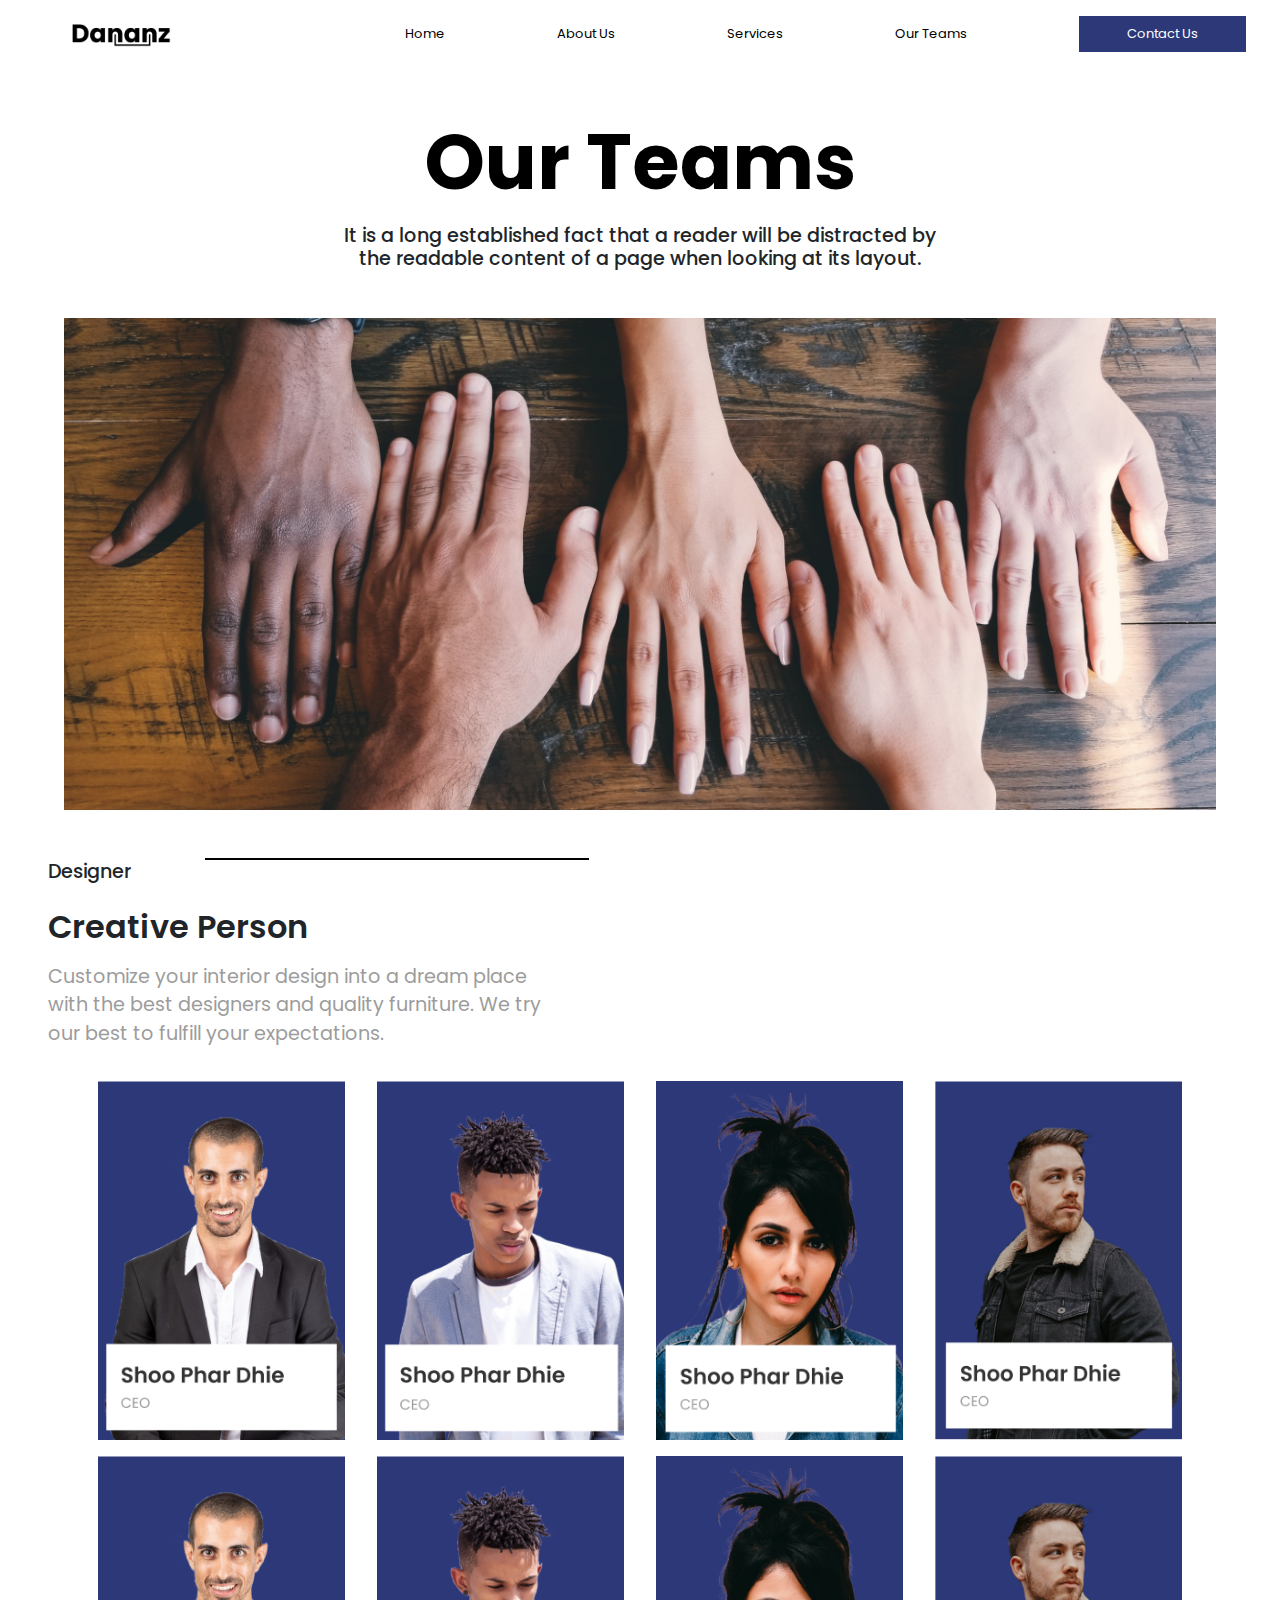
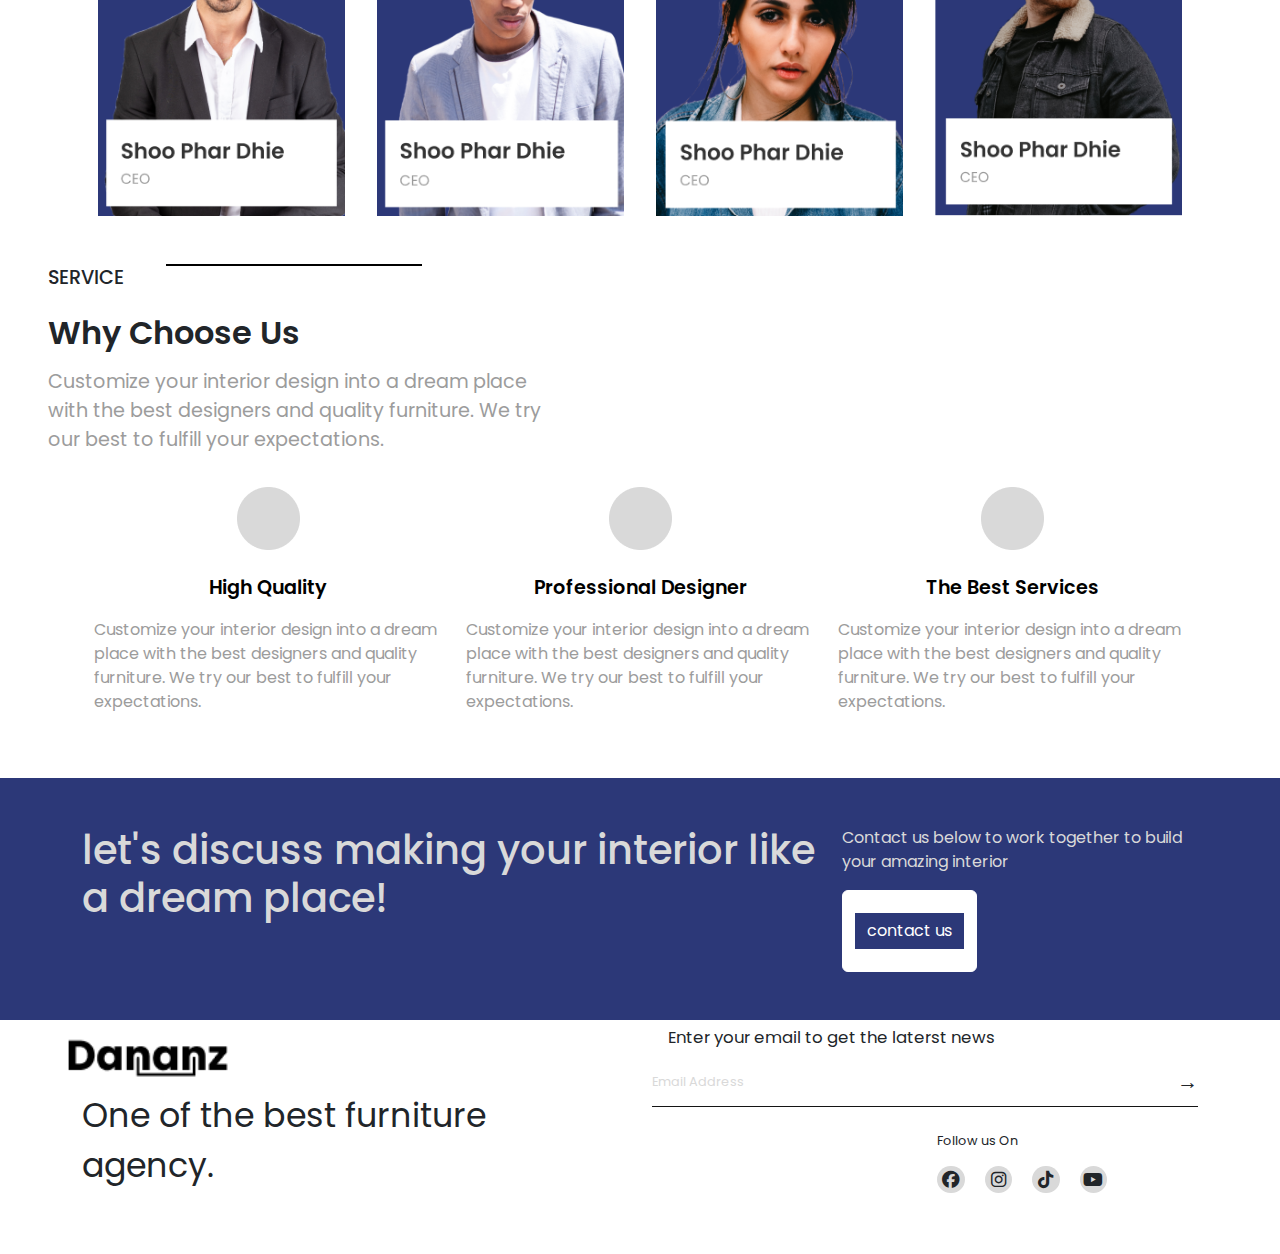
<file: z_our_teams.html>
<!DOCTYPE html>
<html lang="en">
<head>
    <meta charset="UTF-8">
    <meta name="viewport" content="width=device-width, initial-scale=1.0">
    <title>Our Teams</title>
    <link rel="stylesheet" href="https://cdn.jsdelivr.net/npm/bootstrap@5.3.3/dist/css/bootstrap.min.css">
    <link rel="stylesheet" href="css/our_teams.css">
    <link rel="stylesheet" href="css/main.css">
    <link rel="stylesheet" href="https://cdnjs.cloudflare.com/ajax/libs/font-awesome/6.5.1/css/all.min.css"/>
    <link href="https://fonts.googleapis.com/css2?family=Poppins:wght@400;500;600;700&display=swap" rel="stylesheet">
</head>
<body>
    <nav class="navbar navbar-expand-lg mb-lg-5 mb-sm-4">
        <div class="container">
          <img src="img/logo.png" alt="" class="nav_img">
          <button class="burger navbar-toggler" type="button" data-bs-toggle="collapse" data-bs-target="#navbarSupportedContent" aria-controls="navbarSupportedContent" aria-expanded="false" aria-label="Toggle navigation">
            <span class="navbar-toggler-icon"></span>
          </button>
          <div class="collapse navbar-collapse" id="navbarSupportedContent">
            <ul class="navbar-nav ms-auto mb-2 mb-lg-0 me-sm-3 me-lg-0">
              <li class="nav-item align-self-lg-center align-self-end mx-lg-5">
                <a class="nav-link active" aria-current="page" href="index.html">Home</a>
              </li>
              <li class="nav-item align-self-lg-center align-self-end mx-lg-5">
                <a class="nav-link active main_text" href="z_about_us.html">About Us</a>
              </li>
              <li class="nav-item align-self-lg-center align-self-end mx-lg-5">
                <a class="nav-link active" href="z_services.html">Services</a>
              </li>
              <li class="nav-item align-self-lg-center align-self-end mx-lg-5">
                <a class="nav-link active" href="z_our_teams.html">Our Teams</a>
              </li>
              <li class="nav-item align-self-end">
                <a class="nav-link active pe-0" href="z_contact_us.html"><button class="btn btn-primary_1 nav_btn px-4 py-2 ms-lg-5">Contact Us</button></a>
              </li>
            </ul>
          </div>
        </div>
    </nav>

    <h1 class="title_text text-center mt-5">
        Our Teams
    </h1>
    <h2 class="under_title_text text-center mt-3">
        It is a long established fact that a reader will be distracted by <br>
         the readable content of a page when looking at its layout.
    </h2>
    <img class="welcome_foto justify-content-center image-fluid mt-5  " src="img/our_teams_welcome_foto.png" alt="">
    
    <div>
      <p class="text_under_welcome_window ms-5 mt-5">Designer</p>
      <div class="line_5"></div>  
    </div>



    <h1 class="text_under_line_1 mt-5 ms-5"> Creative Person</h1>
    <p class="gray_text mt-3 ms-5">
        Customize your interior design into a dream place<br>
         with the best designers and quality furniture. We try<br>
          our best to fulfill your expectations.
    </p>


    <div>
        <div class="container d-flex justify-content-center align-items-center">
            <div class="row">
                <div class="col-12">
                    <div class="d-flex flex-wrap sm-flex-column  justify-content-center ">
                        
                            <img class="col-lg-3 col-md-6 col-sm-12  person  mr-3 px-3 pt-3" src="img/foto_1_person.png" alt="">
                        
                        
                            <img class="col-lg-3 col-md-6 col-sm-12 person  mr-3 px-3 pt-3" src="img/foto_2_person.png" alt="">
                         
                            <img class="col-lg-3 col-md-6 col-sm-12  person  mr-3 px-3 pt-3" src="img/foto_3_person.png" alt="">
                       
                      
                            <img class="col-lg-3 col-md-6 col-sm-12  person  px-3 pt-3" src="img/foto_4_person.png" alt="">
                         
                    </div>
                </div>
            </div>
        </div>
    </div>



    <div>
        <div class="container d-flex justify-content-center align-items-center">
            <div class="row">
                <div class="col-12">
                    <div class="d-flex flex-wrap sm-flex-column  justify-content-center ">
                        
                            <img class="col-lg-3 col-md-6 col-sm-12  person  mr-3 px-3 pt-3" src="img/foto_1_person.png" alt="">
                 
                            <img class="col-lg-3 col-md-6 col-sm-12 person  mr-3 px-3 pt-3" src="img/foto_2_person.png" alt="">
                  
                            <img class="col-lg-3 col-md-6 col-sm-12  person  mr-3 px-3 pt-3" src="img/foto_3_person.png" alt="">
                      
                            <img class=" col-lg-3 col-md-6 col-sm-12 person  px-3 pt-3" src="img/foto_4_person.png" alt="">
                    
                    </div>
                </div>
            </div>
        </div>
    </div>







    <div>
        <p class="text_under_welcome_window ms-5 mt-5">SERVICE</p>
        <div class="line_1"></div>  
    </div>


    <h1 class="text_under_line_1 mt-5 ms-5">Why Choose Us</h1>
    <p class="gray_text mt-3 ms-5">
        Customize your interior design into a dream place<br>
         with the best designers and quality furniture. We try<br>
          our best to fulfill your expectations.
    </p>



    <div>
        <div class="container px-4 ">
            <div class="row">
                <div class="tab col-lg-4 col-md-12 col-sm-12 d-flex flex-column align-items-center">
                    <img class="mt-3" src="img/Ellipse.png" alt="">
                    <p class="text_under_sercal mt-4">High Quality</p>
                    <p class="text_under_text">Customize your interior design into a dream place with the best designers and quality furniture. We try our best to fulfill your expectations.</p>
                </div>
    
                <div class="tab_1 col-lg-4 col-md-12 col-sm-12 d-flex flex-column align-items-center">
                    <img class="mt-3" src="img/Ellipse.png" alt="">
                    <p class="text_under_sercal mt-4">Professional Designer</p>
                    <p class="text_under_text">Customize your interior design into a dream place with the best designers and quality furniture. We try our best to fulfill your expectations.</p>
                </div>
    
                <div class="tab_2 col-lg-4 col-md-12 col-sm-12 d-flex flex-column align-items-center">
                    <img class="mt-3" src="img/Ellipse.png" alt="">
                    <p class="text_under_sercal mt-4">The Best Services</p>
                    <p class="text_under_text">Customize your interior design into a dream place with the best designers and quality furniture. We try our best to fulfill your expectations.</p>
                </div>
            </div>
        </div>
    </div>



    <div class="blue">
        <div class="container">
            <div class="row mt-5">

                <div class="text_on_blue col-lg-8 col-md-6 mt-5 mb-5">
                    <h1>let's discuss making your interior like a dream place!</h1>
                </div>

                <div class="text_on_blue col-lg-4 col-md-6 mt-lg-5 mt-md-5 mb-5">
                    <p>Contact us below to work together to build your amazing interior</p>
                    <button type="button" class="btn btn-primary" data-bs-toggle="modal" data-bs-target="#exampleModal">
                        <p class="btn btn-primary_1 text-center ms-auto mt-3 mb-">contact us</p>
                      </button>
                      
                      <!-- Modal -->
                      <div class="modal fade" id="exampleModal" tabindex="-1" aria-labelledby="exampleModalLabel" aria-hidden="true">
                        <div class="modal-dialog modal-dialog-centered">
                          <div class="modal-content">
                            <div class="modal-header">
                              <h1 class="modal-title fs-5" id="exampleModalLabel">Форма</h1>
                              <button type="button" class="btn-close" data-bs-dismiss="modal" aria-label="Close"></button>
                            </div>
                            <div class="modal-body">
                              <form id="orderForm">
                                <div class="mb-3">
                                  <label for="exampleFormControlInput1" class="form-label">Ваша почта</label>
                                  <input type="email" class="form-control" id="exampleFormControlInput1" placeholder="name@example.com" required>
                                  <div class="invalid-feedback">
                                    Пожалуйста, введите корректный email.
                                  </div>
                                </div>
                                <div class="mb-3">
                                  <label for="exampleFormControlTextarea1" class="form-label">Пожелания для заказа</label>
                                  <textarea class="form-control" id="exampleFormControlTextarea1" rows="3" required></textarea>
                                  <div class="invalid-feedback">
                                    Пожалуйста, введите пожелания.
                                  </div>
                                </div>
                                <label for="exampleDataList" class="form-label">Детали заказа</label>
                                <input class="form-control" list="datalistOptions" id="exampleDataList" placeholder="Выберите округ" required>
                                <datalist id="datalistOptions">
                                  <option value="Центральный">
                                  <option value="Северный">
                                  <option value="Северо-Восточный">
                                  <option value="Восточный">
                                  <option value="Юго-Восточный">
                                  <option value="Южный">
                                  <option value="Юго-Западный"> 
                                  <option value="Западный"> 
                                  <option value="Северо-Западный">  
                                </datalist>
                                <div class="invalid-feedback">
                                  Пожалуйста, выберите округ.
                                </div>
                              </form>
                            </div>
                            <div class="modal-footer">
                              <button type="button" class="btn btn-secondary" data-bs-dismiss="modal">Закрыть</button>
                              <button type="submit" class="btn btn-primary_last" form="orderForm">Сохранить и отправить</button>
                            </div>
                          </div>
                        </div>
                      </div>
                </div>
            </div>
        </div>
    </div>
                </div>
            </div>
        </div>
    </div>




    <div class="contacts mb-5"> 
        <div class="container">
            <div class="row">
                <div class="col-6">
                    <img src="img/logo.png" class = "contacts_img_1" alt="">
                    <p class = "contacts_text_1">One of the best furniture <br> agency.</p>
                </div>
                <div class="col-6 align-self-center">
                    <div class="contacts_block_2">
                        <p class = "contacts_text_2 align-self-center"></p>
                        <p class = "contacts_text_3 ms-3">Enter  your email to get the laterst news</p>
                    </div>
                    <div class="contacts_block_3 mb-4">
                        <span class = "contacts_text_4 align-self-center mb-2">Email Address</span>
                        <span class = "arrow ms-auto mb-2">&#8594;</span>
                    </div>
                    <div class="row">
                        <div class="col-6">
                            
                        </div>
                        <div class="col-6">
                            <p class = "contacts_text_5">Follow us On</p>
                            <div class="row">
                                <div class="col-2 pe-4">
                                    <div class="icon_circle mb-2">
                                        <i class='fab fa-facebook'></i>
                                    </div>
                                </div>
                                <div class="col-2 pe-4">
                                    <div class="icon_circle">
                                        <i class='fab fa-instagram'></i>
                                    </div>
                                </div>
                                <div class="col-2 pe-4">
                                    <div class="icon_circle">
                                        <i class='fab fa-tiktok'></i>
                                    </div>
                                </div>
                                <div class="col-2">
                                    <div class="icon_circle">
                                        <i class='fab fa-youtube'></i>
                                    </div>
                                </div>
                            </div>
                        </div>
                    </div>
                </div>
            </div>
        </div>
    </div>

    

    <script src="https://cdn.jsdelivr.net/npm/bootstrap@5.3.3/dist/js/bootstrap.bundle.min.js"></script>
</body>
</html>
</file>
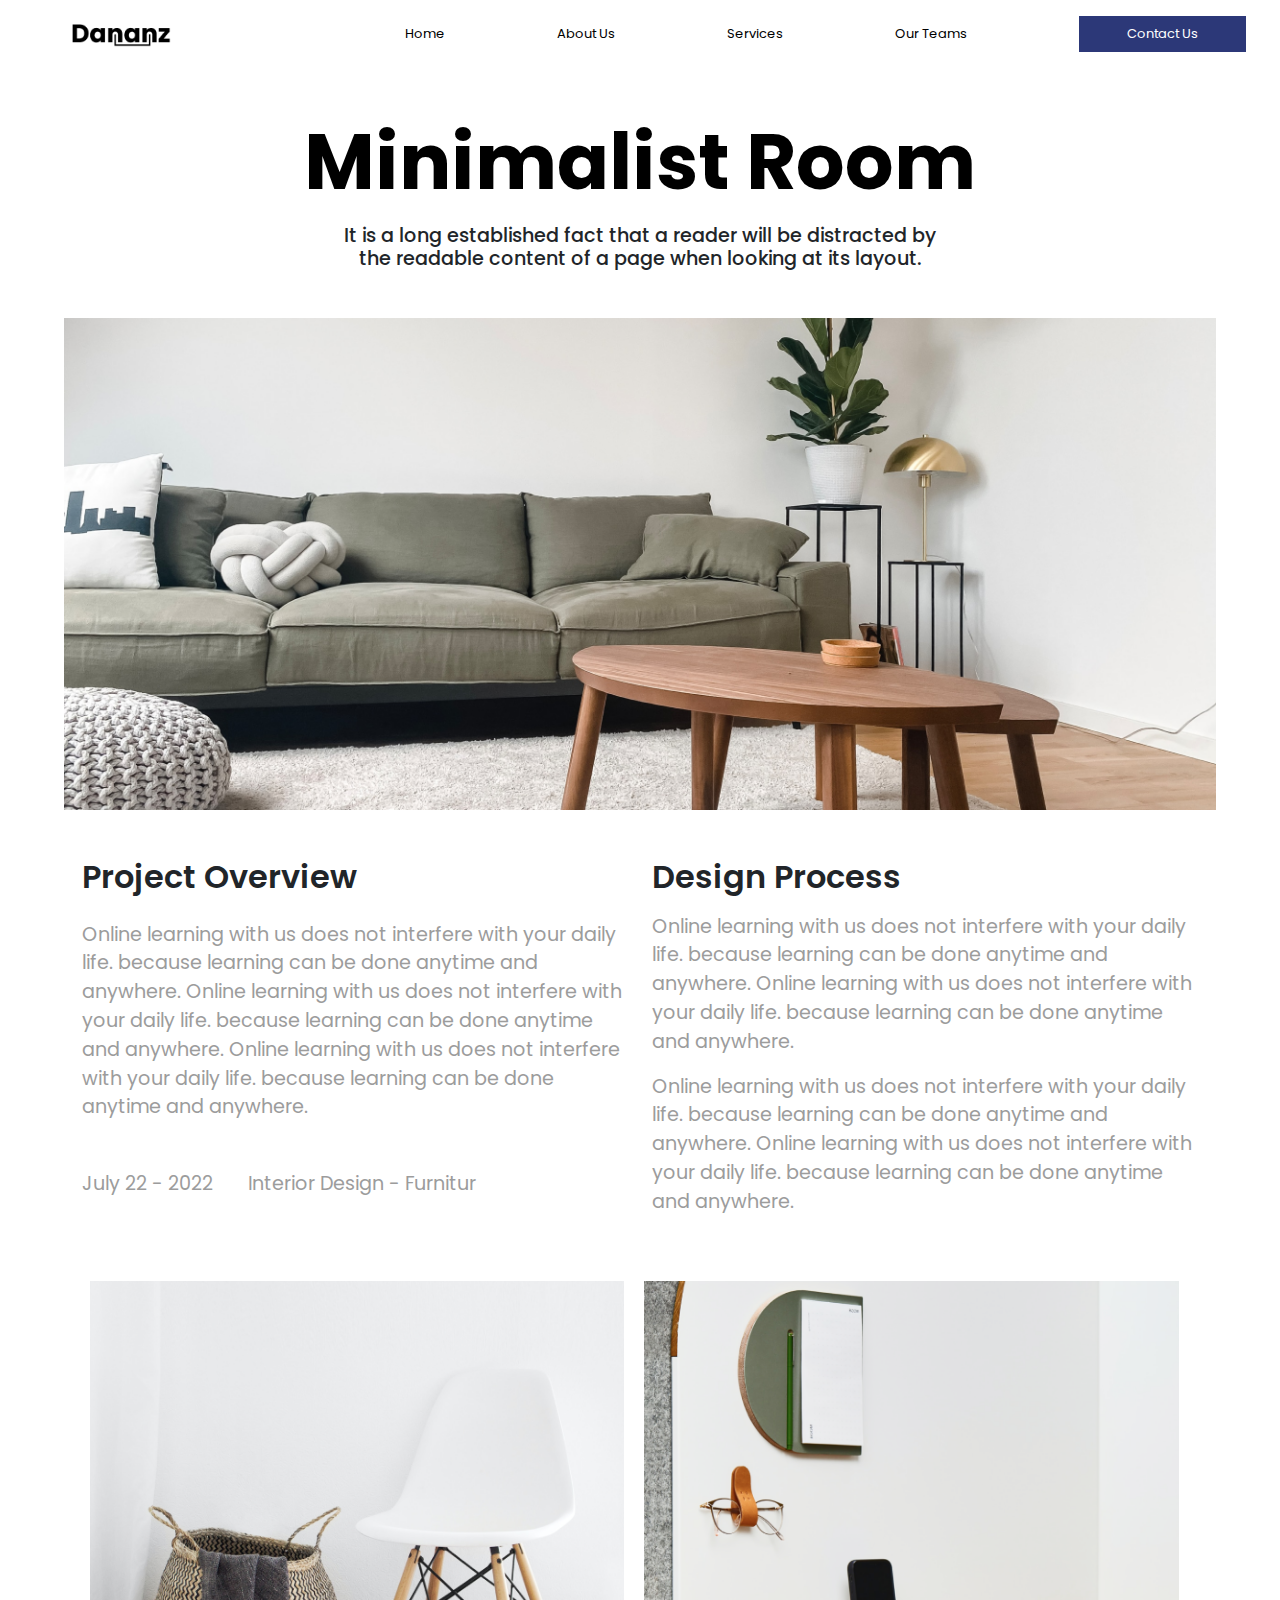
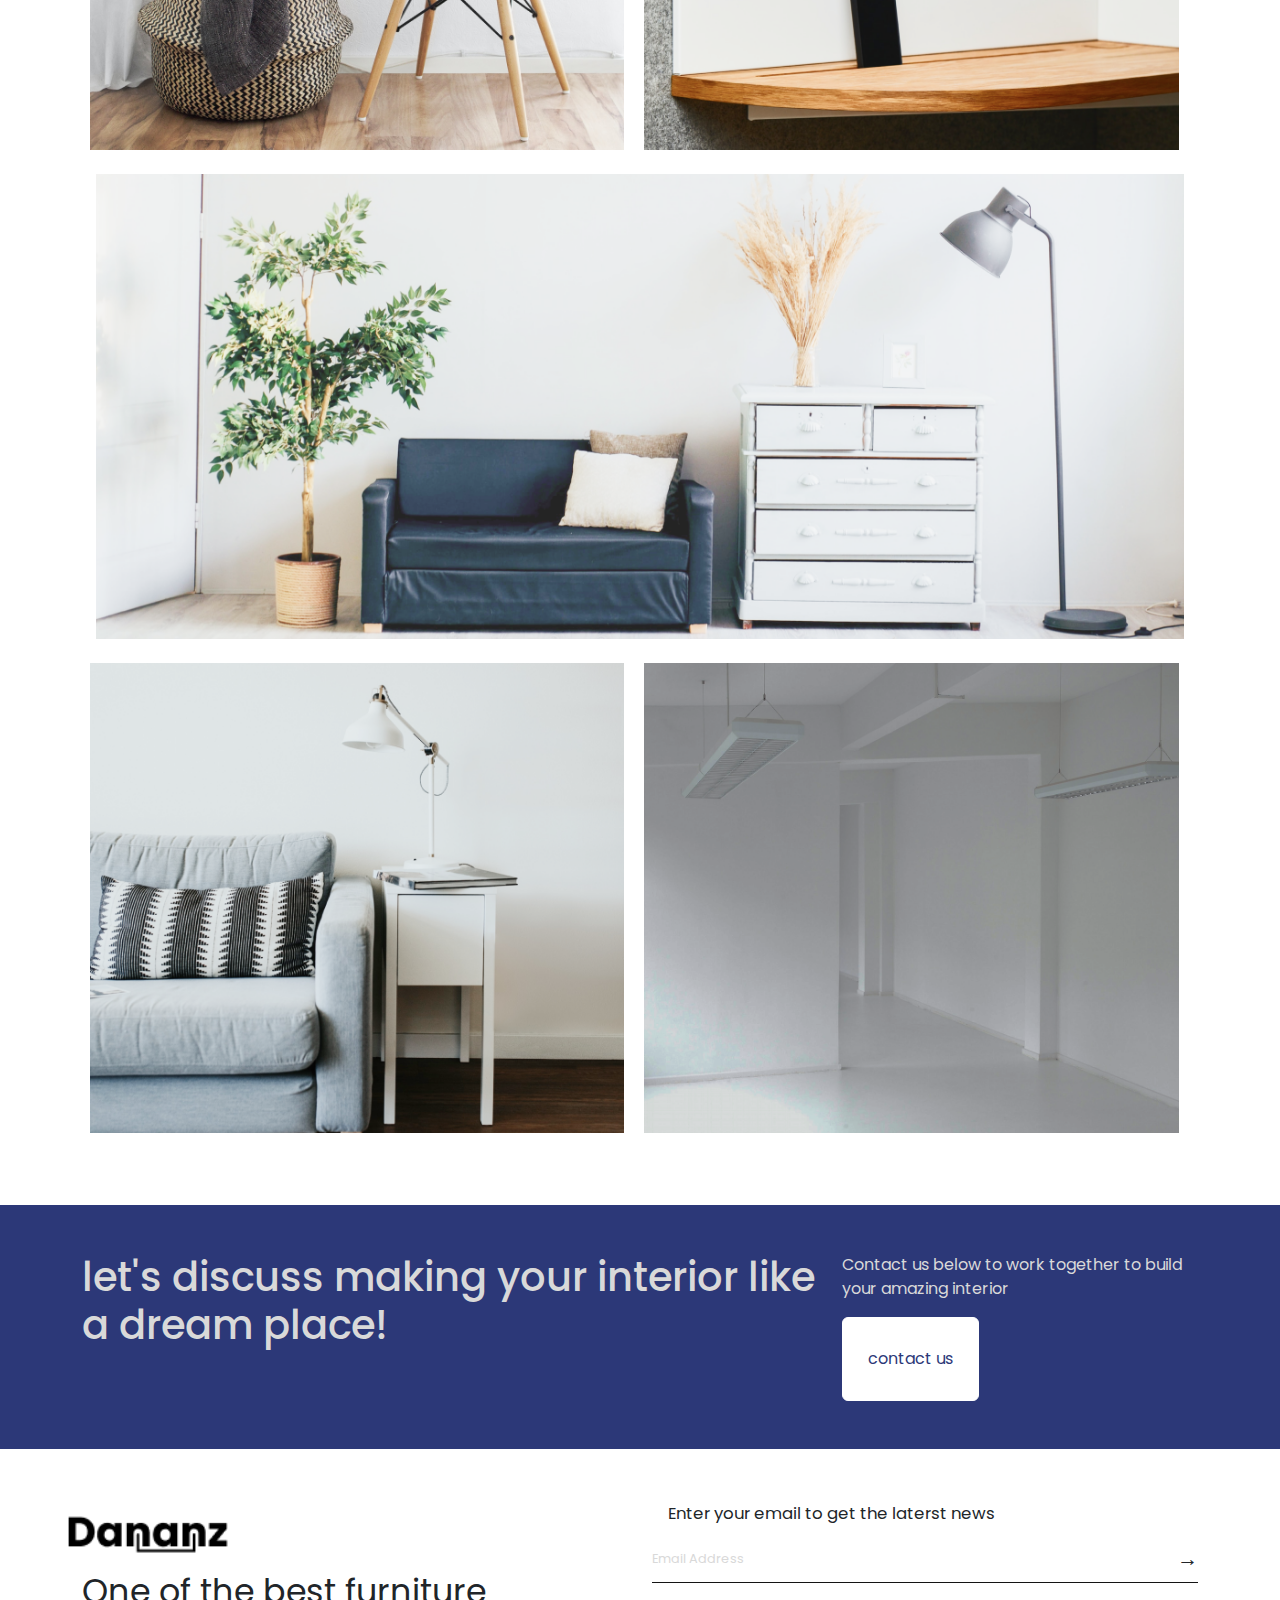
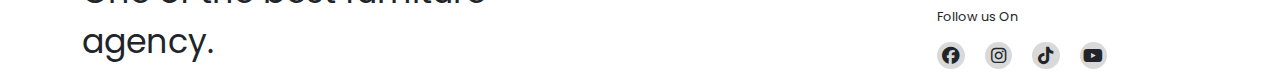
<file: z_portfolio.html>
<!DOCTYPE html>
<html lang="en">
<head>
    <meta charset="UTF-8">
    <meta name="viewport" content="width=device-width, initial-scale=1.0">
    <title>Portfolio</title>
    <link rel="stylesheet" href="https://cdn.jsdelivr.net/npm/bootstrap@5.3.3/dist/css/bootstrap.min.css">
    <link rel="stylesheet" href="css/portfolio.css">
    <link rel="stylesheet" href="css/main.css">
    <link rel="stylesheet" href="https://cdnjs.cloudflare.com/ajax/libs/font-awesome/6.5.1/css/all.min.css"/>
    <link href="https://fonts.googleapis.com/css2?family=Poppins:wght@400;500;600;700&display=swap" rel="stylesheet">
</head>
<body>
    <nav class="navbar navbar-expand-lg mb-lg-5 mb-sm-4">
        <div class="container">
          <img src="img/logo.png" alt="" class="nav_img">
          <button class="burger navbar-toggler" type="button" data-bs-toggle="collapse" data-bs-target="#navbarSupportedContent" aria-controls="navbarSupportedContent" aria-expanded="false" aria-label="Toggle navigation">
            <span class="navbar-toggler-icon"></span>
          </button>
          <div class="collapse navbar-collapse" id="navbarSupportedContent">
            <ul class="navbar-nav ms-auto mb-2 mb-lg-0 me-sm-3 me-lg-0">
              <li class="nav-item align-self-lg-center align-self-end mx-lg-5">
                <a class="nav-link active" aria-current="page" href="index.html">Home</a>
              </li>
              <li class="nav-item align-self-lg-center align-self-end mx-lg-5">
                <a class="nav-link active main_text" href="z_about_us.html">About Us</a>
              </li>
              <li class="nav-item align-self-lg-center align-self-end mx-lg-5">
                <a class="nav-link active" href="z_services.html">Services</a>
              </li>
              <li class="nav-item align-self-lg-center align-self-end mx-lg-5">
                <a class="nav-link active" href="z_our_teams.html">Our Teams</a>
              </li>
              <li class="nav-item align-self-end">
                <a class="nav-link active pe-0" href="z_contact_us.html"><button class="btn btn-primary_1 nav_btn px-4 py-2 ms-lg-5">Contact Us</button></a>
              </li>
            </ul>
          </div>
        </div>
    </nav>



    <h1 class="title_text text-center mt-5">
        Minimalist Room
    </h1>
    <h2 class="under_title_text text-center mt-3">
        It is a long established fact that a reader will be distracted by <br>
         the readable content of a page when looking at its layout.
    </h2>
    <img class="welcome_foto justify-content-center image-fluid mt-5  " src="img/portfolio_welcome_foto.png" alt="">



    <div>
        <div class="container">
            <div class="row">
                <div class="col-lg-6 mt-5 ">
                    <h1 class="text_under_line_1">Project Overview</h1>
                    <p class="gray_text mt-4">Online learning with us does not interfere with your daily life. because learning can be done anytime and anywhere. Online learning with us does not interfere with your daily life. because learning can be done anytime and anywhere. Online learning with us does not interfere with your daily life. because learning can be done anytime and anywhere.</p>
                    <p class="gray_text mt-5">July 22 - 2022 &nbsp; &nbsp;&nbsp;&nbsp;&nbsp;Interior Design - Furnitur</p>
                </div>
                <div  class="col-lg-6 mt-5 ">
                    <h1 class="text_under_line_1">Design Process</h1>
                    <p class="gray_text mt-3">Online learning with us does not interfere with your daily life. because learning can be done anytime and anywhere. Online learning with us does not interfere with your daily life. because learning can be done anytime and anywhere.</p>
                    <p class="gray_text mt-3">Online learning with us does not interfere with your daily life. because learning can be done anytime and anywhere. Online learning with us does not interfere with your daily life. because learning can be done anytime and anywhere.</p>
                </div>
            </div>
        </div>
    </div>



    <div class="container justify-content-center mt-5">
      <div class="row">
          <div class="col-12 ">
              <img class="portfolio_foto col-lg-6 col-sm-12 img-fluid mb-4 px-2" src="img/portfolio_1_foto.png" alt="">
              <img class="portfolio_foto col-lg-6 col-sm-12 img-fluid mb-4 px-2" src="img/portfolio_2_foto.png" alt="">
          </div>
      </div>
  </div>
  <img class="justify-content-center portfolio_foto_big img-fluid " src="img/portfolio_3_foto.png" alt="">
  <div class="container justify-content-center mt-4">
    <div class="row">
        <div class="col-12 ">
            <img class="portfolio_foto col-lg-6 col-sm-12 img-fluid mb-4 px-2" src="img/portfolio_4_foto.png" alt="">
            <img class="portfolio_foto col-lg-6 col-sm-12 img-fluid mb-4 px-2" src="img/portfolio_5_foto.png" alt="">
        </div>
    </div>
  </div>


  <div class="blue">
    <div class="container">
        <div class="row mt-5">

            <div class="text_on_blue col-lg-8 col-md-6 mt-5 mb-5">
                <h1>let's discuss making your interior like a dream place!</h1>
            </div>

            <div class="text_on_blue col-lg-4 col-md-6 mt-lg-5 mt-md-5 mb-5">
                <p>Contact us below to work together to build your amazing interior</p>
                <button type="button" class="btn btn-primary" data-bs-toggle="modal" data-bs-target="#exampleModal">
                    <p class="btn btn-primary text-center ms-auto mt-3 mb-">contact us</p>
                  </button>
                  
                  <!-- Modal -->
                  <div class="modal fade" id="exampleModal" tabindex="-1" aria-labelledby="exampleModalLabel" aria-hidden="true">
                    <div class="modal-dialog modal-dialog-centered">
                      <div class="modal-content">
                        <div class="modal-header">
                          <h1 class="modal-title fs-5" id="exampleModalLabel">Форма</h1>
                          <button type="button" class="btn-close" data-bs-dismiss="modal" aria-label="Close"></button>
                        </div>
                        <div class="modal-body">
                          <form id="orderForm">
                            <div class="mb-3">
                              <label for="exampleFormControlInput1" class="form-label">Ваша почта</label>
                              <input type="email" class="form-control" id="exampleFormControlInput1" placeholder="name@example.com" required>
                              <div class="invalid-feedback">
                                Пожалуйста, введите корректный email.
                              </div>
                            </div>
                            <div class="mb-3">
                              <label for="exampleFormControlTextarea1" class="form-label">Пожелания для заказа</label>
                              <textarea class="form-control" id="exampleFormControlTextarea1" rows="3" required></textarea>
                              <div class="invalid-feedback">
                                Пожалуйста, введите пожелания.
                              </div>
                            </div>
                            <label for="exampleDataList" class="form-label">Детали заказа</label>
                            <input class="form-control" list="datalistOptions" id="exampleDataList" placeholder="Выберите округ" required>
                            <datalist id="datalistOptions">
                              <option value="Центральный">
                              <option value="Северный">
                              <option value="Северо-Восточный">
                              <option value="Восточный">
                              <option value="Юго-Восточный">
                              <option value="Южный">
                              <option value="Юго-Западный"> 
                              <option value="Западный"> 
                              <option value="Северо-Западный">  
                            </datalist>
                            <div class="invalid-feedback">
                              Пожалуйста, выберите округ.
                            </div>
                          </form>
                        </div>
                        <div class="modal-footer">
                          <button type="button" class="btn btn-secondary" data-bs-dismiss="modal">Закрыть</button>
                          <button type="submit" class="btn btn-primary_last" form="orderForm">Сохранить и отправить</button>
                        </div>
                      </div>
                    </div>
                  </div>
            </div>
        </div>
    </div>
</div>




<div class="contacts mb-5"></div>
    <div class="container">
        <div class="row">
            <div class="col-6">
                <img src="img/logo.png" class = "contacts_img_1" alt="">
                <p class = "contacts_text_1">One of the best furniture <br> agency.</p>
            </div>
            <div class="col-6 align-self-center">
                <div class="contacts_block_2">
                    <p class = "contacts_text_2 align-self-center"></p>
                    <p class = "contacts_text_3 ms-3">Enter  your email to get the laterst news</p>
                </div>
                <div class="contacts_block_3 mb-4">
                    <span class = "contacts_text_4 align-self-center mb-2">Email Address</span>
                    <span class = "arrow ms-auto mb-2">&#8594;</span>
                </div>
                <div class="row">
                    <div class="col-6">
                        
                    </div>
                    <div class="col-6">
                        <p class = "contacts_text_5">Follow us On</p>
                        <div class="row">
                            <div class="col-2 pe-4">
                                <div class="icon_circle mb-2">
                                    <i class='fab fa-facebook'></i>
                                </div>
                            </div>
                            <div class="col-2 pe-4">
                                <div class="icon_circle">
                                    <i class='fab fa-instagram'></i>
                                </div>
                            </div>
                            <div class="col-2 pe-4">
                                <div class="icon_circle">
                                    <i class='fab fa-tiktok'></i>
                                </div>
                            </div>
                            <div class="col-2">
                                <div class="icon_circle">
                                    <i class='fab fa-youtube'></i>
                                </div>
                            </div>
                        </div>
                    </div>
                </div>
            </div>
        </div>
    </div>
</div>



    <script src="https://cdn.jsdelivr.net/npm/bootstrap@5.3.3/dist/js/bootstrap.bundle.min.js"></script>
</body>
</html>
</file>
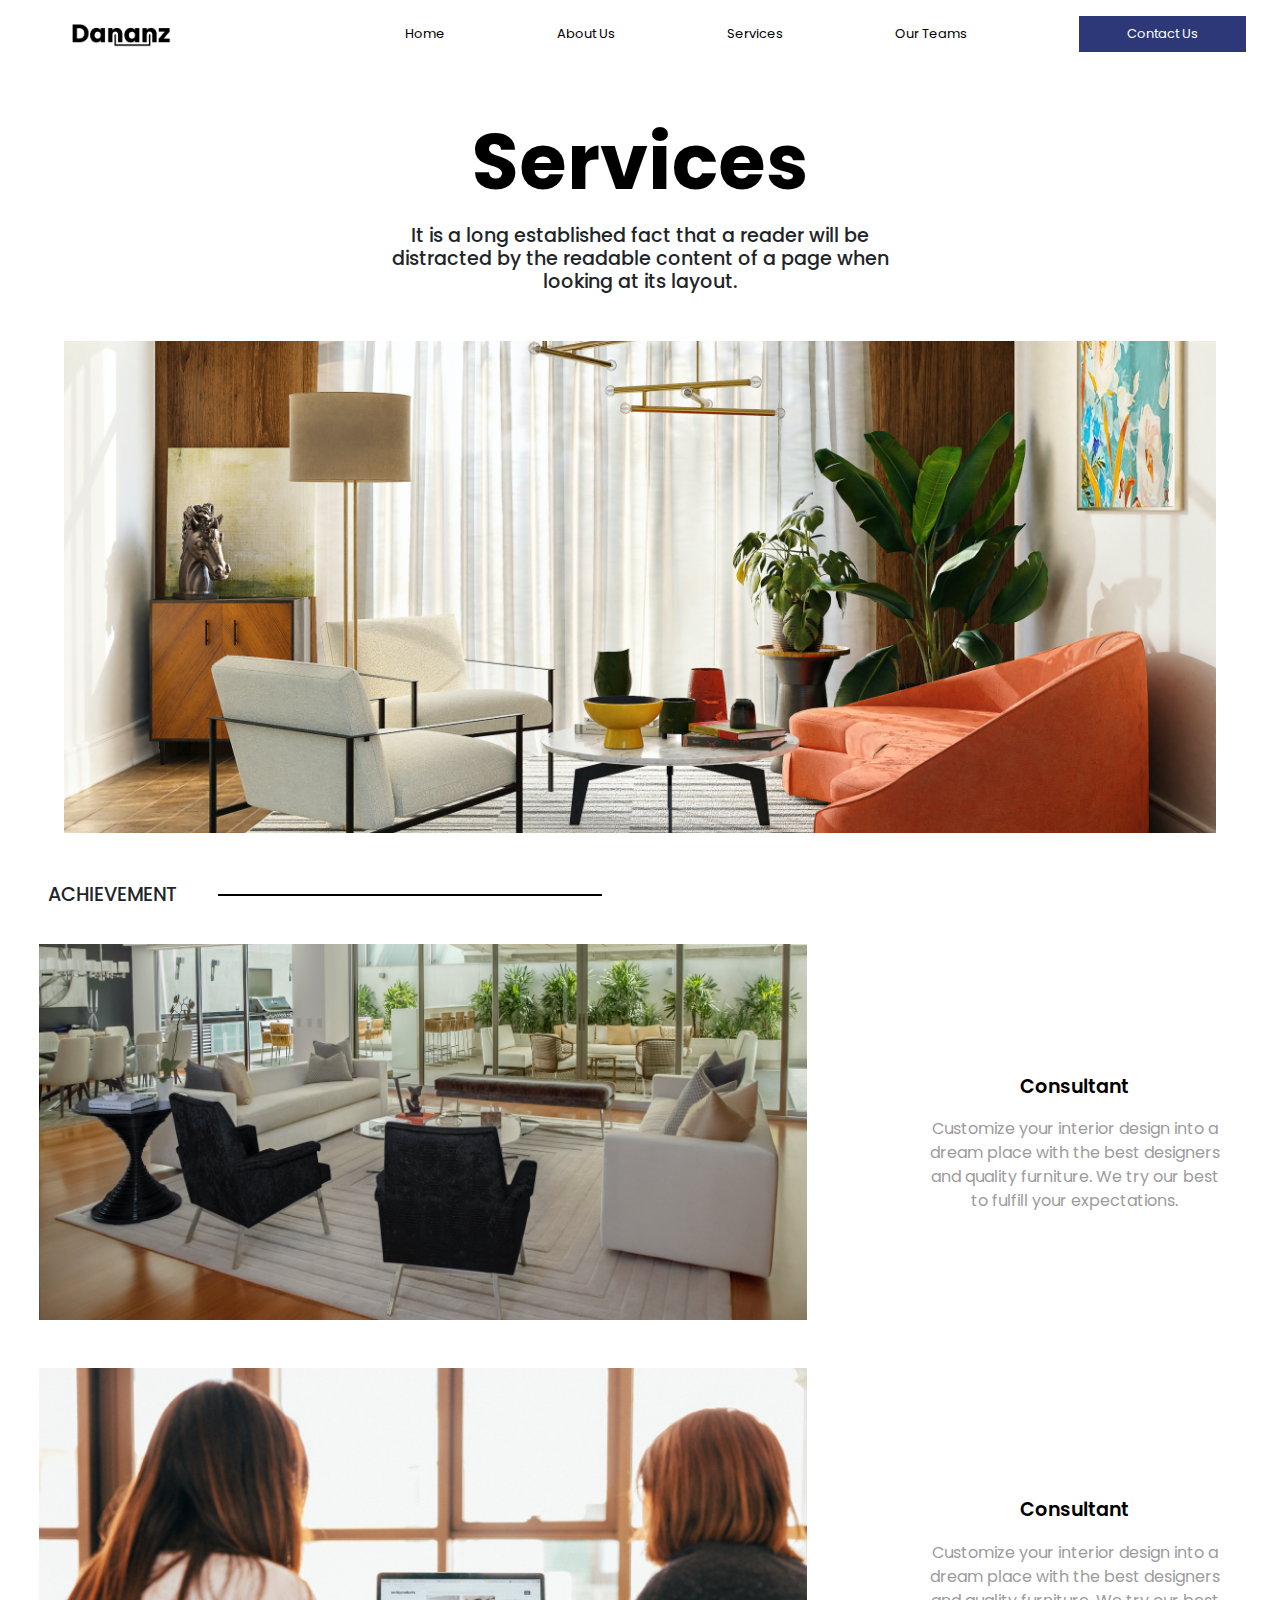
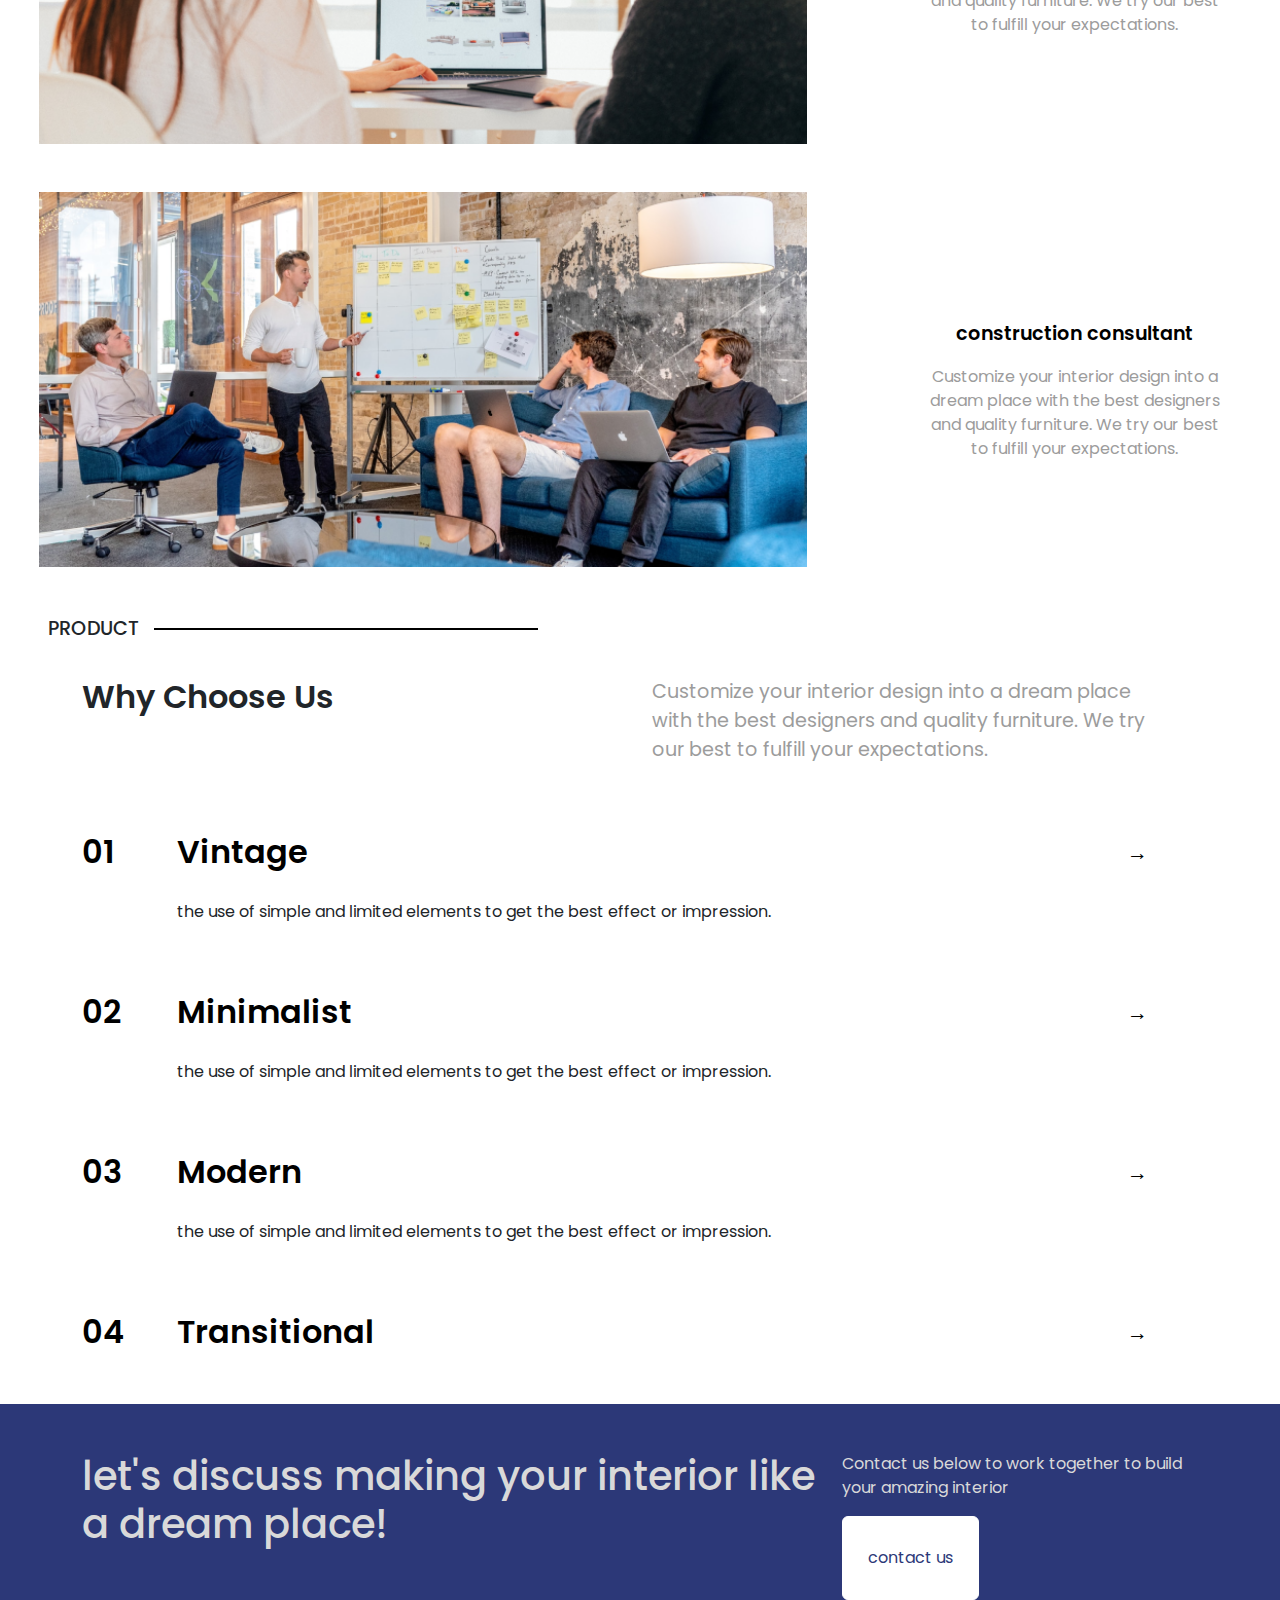
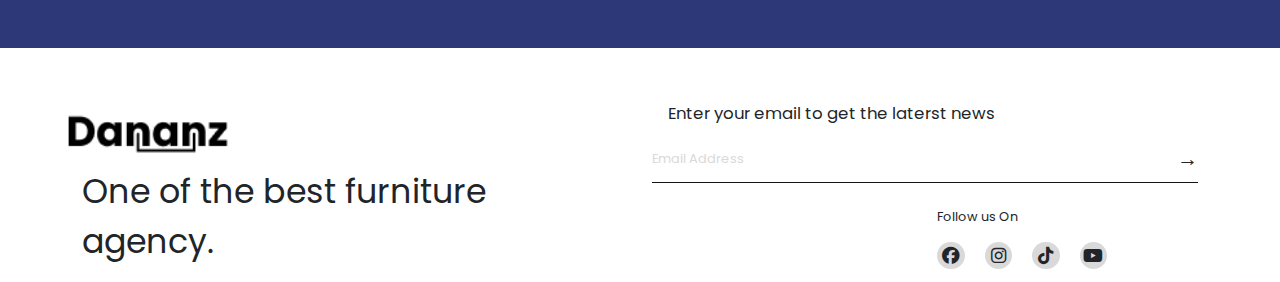
<file: z_services.html>
<!DOCTYPE html>
<html lang="en">
<head>
    <meta charset="UTF-8">
    <meta name="viewport" content="width=device-width, initial-scale=1.0">
    <title>Services</title>
    <link rel="stylesheet" href="https://cdn.jsdelivr.net/npm/bootstrap@5.3.3/dist/css/bootstrap.min.css">
    <link rel="stylesheet" href="css/main.css">
    <link rel="stylesheet" href="css/services.css">
    <link rel="stylesheet" href="https://cdnjs.cloudflare.com/ajax/libs/font-awesome/6.5.1/css/all.min.css"/>
    <link href="https://fonts.googleapis.com/css2?family=Poppins:wght@400;500;600;700&display=swap" rel="stylesheet">
</head>
<body>
    <nav class="navbar navbar-expand-lg mb-lg-5 mb-sm-4">
        <div class="container">
          <img src="img/logo.png" alt="" class="nav_img">
          <button class="burger navbar-toggler" type="button" data-bs-toggle="collapse" data-bs-target="#navbarSupportedContent" aria-controls="navbarSupportedContent" aria-expanded="false" aria-label="Toggle navigation">
            <span class="navbar-toggler-icon"></span>
          </button>
          <div class="collapse navbar-collapse" id="navbarSupportedContent">
            <ul class="navbar-nav ms-auto mb-2 mb-lg-0 me-sm-3 me-lg-0">
              <li class="nav-item align-self-lg-center align-self-end mx-lg-5">
                <a class="nav-link active" aria-current="page" href="index.html">Home</a>
              </li>
              <li class="nav-item align-self-lg-center align-self-end mx-lg-5">
                <a class="nav-link active main_text" href="z_about_us.html">About Us</a>
              </li>
              <li class="nav-item align-self-lg-center align-self-end mx-lg-5">
                <a class="nav-link active" href="z_services.html">Services</a>
              </li>
              <li class="nav-item align-self-lg-center align-self-end mx-lg-5">
                <a class="nav-link active" href="z_our_teams.html">Our Teams</a>
              </li>
              <li class="nav-item align-self-end">
                <a class="nav-link active pe-0" href="z_contact_us.html"><button class="btn btn-primary_1 nav_btn px-4 py-2 ms-lg-5">Contact Us</button></a>
              </li>
            </ul>
          </div>
        </div>
    </nav>




    <h1 class="title_text text-center mt-5">
        Services
    </h1>
    <h2 class="under_title_text text-center mt-3">
        It is a long established fact that a reader will be <br>
        distracted by the readable content of a page when <br>
         looking at its layout.
    </h2>
    <img class="welcome_foto justify-content-center image-fluid mt-5  " src="img/service_welcome_foto.png" alt="">
    
    <div>
      <p class="text_under_welcome_window ms-5 mt-5">ACHIEVEMENT</p>
      <div class="line_2"></div>  
    </div>


    <div class="container mt-5"></div>
    <div class="row align-items-center">
        <div class="col-lg-8 text-center">
            <img class="img_col  image-fluid" src="img/service_one_foto.png" alt="">
        </div>
        <div class="col-lg-4 text-center service_text">
            <p class="text_under_sercal">Consultant</p>
            <p class="text_under_text">Customize your interior design into a <br>
                dream place with the best designers <br>
                and quality furniture. We try our best<br>
                to fulfill your expectations.</p>
        </div>
    </div>
</div>


    <div class="container mt-5"></div>
        <div class="row align-items-center">
            <div class="col-lg-8 text-center">
                <img class="img_col image-fluid" src="img/service_two_foto.png" alt="">
            </div>
            <div class="col-lg-4 text-center service_text">
                <p class="text_under_sercal">Consultant</p>
                <p class="text_under_text">Customize your interior design into a <br>
                    dream place with the best designers <br>
                    and quality furniture. We try our best<br>
                    to fulfill your expectations.</p>
            </div>
        </div>
    </div>

    <div class="container mt-5"></div>
        <div class="row align-items-center">
            <div class="col-lg-8 text-center">
                <img class="img_col image-fluid" src="img/service_three_foto.png" alt="">
            </div>
            <div class="col-lg-4 text-center service_text">
                <p class="text_under_sercal">construction consultant</p>
                <p class="text_under_text">Customize your interior design into a <br>
                    dream place with the best designers <br>
                    and quality furniture. We try our best<br>
                    to fulfill your expectations.</p>
            </div>
        </div>
    </div>


    <div>
      <p class="text_under_welcome_window ms-5 mt-5">PRODUCT</p>
      <div class="line_3"></div>  
  </div>


  <div>
    <div class="container mt-5 mr-1">
      <div class="row">
        <h1 class="text_under_line_1  col-lg-6 ">Why Choose Us</h1>
        <p class="gray_text col-lg-6">
          Customize your interior design into a dream place<br>
          with the best designers and quality furniture. We try<br>
          our best to fulfill your expectations.
        </p>
      </div>
    </div>
  </div>



  <div class="arrows mr-5 mt-5">
    <div class="container">
      <a href="z_portfolio.html" class="text-decoration-none text-black">
                <div class="row mb-4">
                    <div class="col-1 align-self-center">
                        <span class = "text_number">01</span>
                    </div>
                    <div class="col-10 align-self-center">
                        <span class = "right_text_number">Vintage</span>
                    </div>
                    <div class="col-1 align-self-center">
                        <span class = "arrow ms-auto mb-2">&#8594;</span>
                    </div>
                </div>
            </a>
            <div class="row mb-lg-5 mb-4">
                <div class="col-1">

                </div>
                <div class="col-10">
                    <p class = "product_text_5">the use of simple and limited elements to get the best effect or impression.</p>
                </div>
            </div>

            <a href="z_portfolio.html" class="text-decoration-none text-black">
                <div class="row mb-4">
                    <div class="col-1 align-self-center">
                        <span class = "text_number">02</span>
                    </div>
                    <div class="col-10 align-self-center">
                        <span class = "right_text_number">Minimalist</span>
                    </div>
                    <div class="col-1 align-self-center">
                        <span class = "arrow ms-auto mb-2">&#8594;</span>
                    </div>
                </div>
            </a>
            <div class="row mb-lg-5 mb-4">
                <div class="col-1">

                </div>
                <div class="col-10">
                    <p class = "product_text_5">the use of simple and limited elements to get the best effect or impression.</p>
                </div>
            </div>

            <a href="z_portfolio.html" class="text-decoration-none text-black">
                <div class="row mb-4">
                    <div class="col-1 align-self-center">
                        <span class = "text_number">03</span>
                    </div>
                    <div class="col-10 align-self-center">
                        <span class = "right_text_number">Modern</span>
                    </div>
                    <div class="col-1 align-self-center">
                        <span class = "arrow ms-auto mb-2">&#8594;</span>
                    </div>
                </div>
            </a>
            <div class="row mb-lg-5 mb-4">
                <div class="col-1">

                </div>
                <div class="col-10">
                    <p class = "product_text_5">the use of simple and limited elements to get the best effect or impression.</p>
                </div>
            </div>

            <a href="z_portfolio.html" class="text-decoration-none text-black">
                <div class="row mb-4">
                    <div class="col-1 align-self-center">
                        <span class = "text_number">04</span>
                    </div>
                    <div class="col-10 align-self-center">
                        <span class = "right_text_number">Transitional</span>
                    </div>
                    <div class="col-1 align-self-center">
                        <span class = "arrow ms-auto mb-2">&#8594;</span>
                    </div>
                </div>
            </a>

    </div>
  </div>




  <div class="blue">
    <div class="container">
        <div class="row mt-5">

            <div class="text_on_blue col-lg-8 col-md-6 mt-5 mb-5">
                <h1>let's discuss making your interior like a dream place!</h1>
            </div>

            <div class="text_on_blue col-lg-4 col-md-6 mt-lg-5 mt-md-5 mb-5">
                <p>Contact us below to work together to build your amazing interior</p>
                <button type="button" class="btn btn-primary" data-bs-toggle="modal" data-bs-target="#exampleModal">
                    <p class="btn btn-primary text-center ms-auto mt-3 mb-">contact us</p>
                  </button>
                  
                  <!-- Modal -->
                  <div class="modal fade" id="exampleModal" tabindex="-1" aria-labelledby="exampleModalLabel" aria-hidden="true">
                    <div class="modal-dialog modal-dialog-centered">
                      <div class="modal-content">
                        <div class="modal-header">
                          <h1 class="modal-title fs-5" id="exampleModalLabel">Форма</h1>
                          <button type="button" class="btn-close" data-bs-dismiss="modal" aria-label="Close"></button>
                        </div>
                        <div class="modal-body">
                          <form id="orderForm">
                            <div class="mb-3">
                              <label for="exampleFormControlInput1" class="form-label">Ваша почта</label>
                              <input type="email" class="form-control" id="exampleFormControlInput1" placeholder="name@example.com" required>
                              <div class="invalid-feedback">
                                Пожалуйста, введите корректный email.
                              </div>
                            </div>
                            <div class="mb-3">
                              <label for="exampleFormControlTextarea1" class="form-label">Пожелания для заказа</label>
                              <textarea class="form-control" id="exampleFormControlTextarea1" rows="3" required></textarea>
                              <div class="invalid-feedback">
                                Пожалуйста, введите пожелания.
                              </div>
                            </div>
                            <label for="exampleDataList" class="form-label">Детали заказа</label>
                            <input class="form-control" list="datalistOptions" id="exampleDataList" placeholder="Выберите округ" required>
                            <datalist id="datalistOptions">
                              <option value="Центральный">
                              <option value="Северный">
                              <option value="Северо-Восточный">
                              <option value="Восточный">
                              <option value="Юго-Восточный">
                              <option value="Южный">
                              <option value="Юго-Западный"> 
                              <option value="Западный"> 
                              <option value="Северо-Западный">  
                            </datalist>
                            <div class="invalid-feedback">
                              Пожалуйста, выберите округ.
                            </div>
                          </form>
                        </div>
                        <div class="modal-footer">
                          <button type="button" class="btn btn-secondary" data-bs-dismiss="modal">Закрыть</button>
                          <button type="submit" class="btn btn-primary_last" form="orderForm">Сохранить и отправить</button>
                        </div>
                      </div>
                    </div>
                  </div>
            </div>
        </div>
    </div>
</div>




<div class="contacts mb-5"></div>
    <div class="container">
        <div class="row">
            <div class="col-6">
                <img src="img/logo.png" class = "contacts_img_1" alt="">
                <p class = "contacts_text_1">One of the best furniture <br> agency.</p>
            </div>
            <div class="col-6 align-self-center">
                <div class="contacts_block_2">
                    <p class = "contacts_text_2 align-self-center"></p>
                    <p class = "contacts_text_3 ms-3">Enter  your email to get the laterst news</p>
                </div>
                <div class="contacts_block_3 mb-4">
                    <span class = "contacts_text_4 align-self-center mb-2">Email Address</span>
                    <span class = "arrow ms-auto mb-2">&#8594;</span>
                </div>
                <div class="row">
                    <div class="col-6">
                        
                    </div>
                    <div class="col-6">
                        <p class = "contacts_text_5">Follow us On</p>
                        <div class="row">
                            <div class="col-2 pe-4">
                                <div class="icon_circle mb-2">
                                    <i class='fab fa-facebook'></i>
                                </div>
                            </div>
                            <div class="col-2 pe-4">
                                <div class="icon_circle">
                                    <i class='fab fa-instagram'></i>
                                </div>
                            </div>
                            <div class="col-2 pe-4">
                                <div class="icon_circle">
                                    <i class='fab fa-tiktok'></i>
                                </div>
                            </div>
                            <div class="col-2">
                                <div class="icon_circle">
                                    <i class='fab fa-youtube'></i>
                                </div>
                            </div>
                        </div>
                    </div>
                </div>
            </div>
        </div>
    </div>
</div>


    <script src="https://cdn.jsdelivr.net/npm/bootstrap@5.3.3/dist/js/bootstrap.bundle.min.js"></script>
</body>
</html>
</file>
<file: css/home.css>
.heading{
    font-size: 6vw;
    font-weight: 700;
}
.line_line{
    width: 70%;
    height: 0.5px;
    background-color: black;
    align-self: center;
}

.line_3{
    margin-left: 12%;
    margin-top: -2.5%;
    width: 30%;
    height: 2px;
    background-color: #000000;
}
.text_number{
    font-weight: 600;
    font-size: clamp(10px, 2.5vw, 4vw);
}
.right_text_number{
    font-weight: 600;
    font-size: clamp(10px, 2.5vw, 4vw);
}
.line_9{
    margin-left: 22%;
    margin-top: -6.5%;
    width: 30%;
    height: 2px;
    background-color: #000000;
}
.grid_foto{
    width: 40vw;
    display: block; /* Делаем изображение блочным элементом */
    margin-left: auto; /* Выравниваем по центру слева */
    margin-right: auto; /* Выравниваем по центру справа */
}
.btn-primary_9{
    --bs-btn-color: #000000;
    --bs-btn-bg: #ffffff;
    --bs-btn-border-color: #000000;
    --bs-btn-hover-color: none;
    --bs-btn-hover-bg: none;
    --bs-btn-hover-border-color: none;
    --bs-btn-focus-shadow-rgb: 49, 132, 253;
    --bs-btn-active-color: none;
    --bs-btn-active-bg: none;
    --bs-btn-active-border-color: none;
    --bs-btn-active-shadow: inset 0 3px 5px rgba(0, 0, 0, 0.125);
    --bs-btn-disabled-color: none;
    --bs-btn-disabled-bg: none;
    --bs-btn-disabled-border-color: none;
    border-radius: 0;
    font-weight: 400;
    width: 60%;
    height: 70%;
}
.home_text_1{
    font-weight: 600;
    font-size: clamp(33px, 4vw, 72px);
}

.home_text_2{
    writing-mode: vertical-rl;
    transform: scale(-1, -1);
    font-family: Poppins Medium;
    font-size: clamp(12.5px, 1.3vw, 18px);
}

@media(max-width: 992px){
    .home_block{
        background-color: #2C3878;
        width: 150px;
        top: -125px;
        right: 20%;
    }
}

@media(min-width: 992px){
    .home_block{
        background-color: #2C3878;
        width: 190px;
        top: -125px;
        right: 15%;
    }
}

@media(max-width: 576px){
    .home_block{
        background-color: #2C3878;
        width: 125px;
        top: -125px;
        right: 22.5%;
    }
}

@media(max-width: 450px){
    .home_block{
        background-color: #2C3878;
        width: 100px;
        top: -125px;
        right: 26.5%;
    }
}

.home_text_3{
    font-size: clamp(15px, 2.8vw, 52px);
}

.home_text_4{
    font-size: clamp(7.5px, 1vw, 16px);
}









.about_text_1{
    font-size: clamp(22.5px, 2.6vw, 36px);
}









.col_portfolio{
    position: relative;
}

.portfolio_img_1{
    width: 90%;
}

.portfolio_img_2{
    width: 20%;
    height: 100%;
}

.portfolio_block_text_1{
    font-size: clamp(10px, 1.3vw, 18px);
}

.portfolio_block_text_2{
    font-size: clamp(10px, 1.3vw, 18px);
    color: #9C9C9C;
}

@media(max-width: 1200px){
    .col_portfolio_2{
        margin-top: 3%;
    }

    .portfolio_block{
        position: absolute;
        top: 30px;
        right: 5%;
    }
}

@media(min-width:1200px){
    .col_portfolio_2{
        margin-top: 12.5%;
    }

    .portfolio_block{
        position: absolute;
        top: 30px;
        right: -7.5%;
    }
}

.portfolio_text_3{
    font-size: clamp(17.5px, 1.6vw, 24px);
}

.portfolio_text_4{
    font-size: clamp(15px, 1.3vw, 18px);
    color: #9C9C9C;
}

.btn_portfolio.btn-primary, .btn_portfolio.btn-primary:hover, .btn_portfolio.btn-primary:active, .btn_portfolio.btn-primary:visited {
    background-color: #2C3878 !important;
    color: white;
    border: none;
    border-radius: 0;
}











.ser_text_1{
    font-size: clamp(22.5px, 2.6vw, 36px);
}

.ser_text_2{
    color: #9C9C9C;
    font-size: clamp(15px, 1.3vw, 18px);
}

.col_home_service{
    position: relative;
}

.home_service_img{
    width: 90%;
}

.home_service_text_3{
    font-size: clamp(15px, 1.6vw, 24px);
}

.home_service_text_4{
    font-size: clamp(14px, 1.3vw, 18px);
}

@media(max-width: 576px){
    .home_service_block{
        position: relative;
        width: 100%;
        top: 0;
    }

    .img_home_end{
        display: flex;
        justify-content: start;
    }
}

@media(min-width: 576px){
    .home_service_block{
        position: absolute;
        width: 72.5%;
        top: -75px;
    }

    .img_home_end{
        display: flex;
        justify-content: end;
    }
}

@media(min-width: 375px){
    .grid_foto{
        width: 70vw;
    }
}
@media(min-width: 1024px){
    .grid_foto{
        width: 40vw;
    }
}
</file>
<file: css/main.css>
body {
    font-family: 'Poppins', sans-serif;
}






.logo{
    margin-left: 3vw;
    width: 10vw;
}

.nav_img{
    width: 100px;
    margin-left: -1%;
}

.burger{
    border: none;
}

.title_text-toggler:focus,
.navbar-toggler:active,
.navbar-toggler-icon:focus {
    outline: none;
    box-shadow: none;
}

.nav-link{
    font-size: clamp(13px, 1vw, 16px);
}

.nav_btn{
    font-size: clamp(13px, 1vw, 16px);
}

.nav_btn.btn-primary, .nav_btn.btn-primary:hover, .nav_btn.btn-primary:active, .nav_btn.btn-primary:visited {
    background-color: #2C3878 !important;
    border: none;
    border-radius: 0;
}



/* Сдвигаем кнопку "Contact Us" чуть правее */
.navbar-nav .contact-us {
    margin-left: 2vw; /* Установите нужное расстояние */
}

.title_text{
    font-weight:700 ;
    font-size: 6vw;
    color: #000000;
}
.under_title_text{
    font-weight:500 ;
    font-size: clamp(10px, 1.5vw, 5vw);
}
.welcome_foto{
    width: 90vw;
    display: block; /* Делаем изображение блочным элементом */
    margin-left: auto; /* Выравниваем по центру слева */
    margin-right: auto; /* Выравниваем по центру справа */
}
.text_under_welcome_window{
    font-size: clamp(10px, 1.5vw, 5vw);
    font-weight: 500;
}




.text_under_line{
    font-size:clamp(10px, 1.5vw, 5vw);
}
.text_under_sercal{
    color: #000000;
    font-weight: 600;
    font-size: clamp(10px, 1.5vw, 5vw);
}


.text_under_text{
    color: #9C9C9C;
}




.line_1{
    margin-left: 12%;
    margin-top: -2.5%;
    width: 30%;
    height: 2px;
    background-color: #000000;
}



.text_under_line_1{
    font-size: clamp(10px, 2.5vw, 3vw);
    font-weight: 600;
}
.gray_text{
    color: #9C9C9C;
    font-size: clamp(10px, 1.5vw, 3vw);
}



.blue{
    background-color: #2C3878;
}
.text_on_blue{
    color: #D9D9D9;
}
.btn-primary_1 {
    --bs-btn-color: #ffffff;
    --bs-btn-bg: #2C3878;
    --bs-btn-border-color: none;
    --bs-btn-hover-color: none;
    --bs-btn-hover-bg: none;
    --bs-btn-hover-border-color: none;
    --bs-btn-focus-shadow-rgb: 49, 132, 253;
    --bs-btn-active-color: none;
    --bs-btn-active-bg: none;
    --bs-btn-active-border-color: none;
    --bs-btn-active-shadow: inset 0 3px 5px rgba(0, 0, 0, 0.125);
    --bs-btn-disabled-color: none;
    --bs-btn-disabled-bg: none;
    --bs-btn-disabled-border-color: none;
    border-radius: 0;
    font-weight: 400;
    width: 100%;
    height: 40%;
}
.btn-primary{
    --bs-btn-color: #2C3878;
    --bs-btn-bg: #ffffff;
    --bs-btn-border-color: #ffffff;
    --bs-btn-hover-color: #ffffff;
    --bs-btn-hover-bg: #0b5ed7;
    --bs-btn-hover-border-color: #0a58ca;
    --bs-btn-focus-shadow-rgb: 49, 132, 253;
    --bs-btn-active-color: #fff;
    --bs-btn-active-bg: #0a58ca;
    --bs-btn-active-border-color: #0a53be;
    --bs-btn-active-shadow: inset 0 3px 5px rgba(0, 0, 0, 0.125);
    --bs-btn-disabled-color: #fff;
    --bs-btn-disabled-bg: #0d6efd;
    --bs-btn-disabled-border-color: #0d6efd; 
}
    
  

.btn-primary_2 {
    --bs-btn-color: #ffffff;
    --bs-btn-bg: #2C3878;
    --bs-btn-border-color: none;
    --bs-btn-hover-color: none;
    --bs-btn-hover-bg: none;
    --bs-btn-hover-border-color: none;
    --bs-btn-focus-shadow-rgb: 49, 132, 253;
    --bs-btn-active-color: none;
    --bs-btn-active-bg: none;
    --bs-btn-active-border-color: none;
    --bs-btn-active-shadow: inset 0 3px 5px rgba(0, 0, 0, 0.125);
    --bs-btn-disabled-color: none;
    --bs-btn-disabled-bg: none;
    --bs-btn-disabled-border-color: none;
    border-radius: 0;
    font-weight: 400;
    width: 20%;
    height: 40%;
}
.contacts_img_1{
    width: 30%;
    margin-left: -3%;
}

.contacts_text_1{
    font-size: clamp(22.5px, 2.6vw, 36px);
}

.contacts_block_2{
    display: flex;
    flex-direction: row;
}

.contacts_text_2{
    background: black;
    border-radius: 50%;
}

.contacts_text_3{
    font-size: clamp(15px, 1.3vw, 18px);
}

.contacts_block_3{
    display: flex;
    flex-direction: row;
    border-bottom: 1px solid #141414;
}

.contacts_text_4{
    font-size: clamp(10px, 1vw, 16px);
    color: #D9D9D9;
}

.arrow{
    content: "\2192";
    font-size: 130%;
}

.contacts_text_5{
    font-size: clamp(10px, 1vw, 16px);
}

.icon_circle{
    background-color: #D9D9D9;
    border-radius: 50%;
    width: 27.5px;
    height: 27.5px;
    display: flex;
    justify-content: center;
    align-items: center;
}

.icon_circle i{
    font-size: clamp(17.5px, 1.25vw, 30px);
}

@media(min-width: 375px){
    .line{
        margin-left: 34%;
        margin-top: -6.5%;
        height: 2px;
        
    }
    .line_1{
        margin-left: 29%;
        margin-top: -6.5%;
        height: 2px;
    }
   
}
@media(min-width: 768px){
    .line{
        margin-left: 18%;
        margin-top: -4%;  
        height: 2px;
        width: 20%;
    }
    .line_1{
        margin-left: 13%;
        margin-top: -3.5%; 
        height: 2px;
        width: 20%;
    }
   
}
</file>
<file: css/about_us.css>
.achievement_text_2{
    font-size: clamp(20px, 2.6vw, 36px);
}

.achievement_col_1{
    background-color: #2C3878;
}

.achievement_text_3{
    font-size: clamp(22.5px, 3.1vw, 52px);
}

.achievement_text_4{
    font-size: clamp(7.5px, 1vw, 16px);
    margin-top: -5%;
}
.number_1{
    font-size: 4vw;
    color: #fff;
}
.number_2{
    font-size: 1vw;
    color: #fff;
    font-weight: 400;
}
.foto_2{
    width: 60vw;
}
.one{
    margin-left: 8%;
}





.line{
    margin-left: 12%;
    margin-top: -2.5%;
    width: 30%;
    height: 2px;
    background-color: #000000;
}
.line_1{
    margin-left: 17%;
    margin-top: -2.5%;
    width: 30%;
    height: 2px;
    background-color: #000000;
}



.tab{
    box-shadow: 1px 2px 21px rgba(217, 217, 217, 0.37);
    margin-left: -2%;
}
.tab_1{
    box-shadow: 1px 2px 21px rgba(217, 217, 217, 0.37);
    margin-left: 1%;
}
.tab_2{
    box-shadow: 1px 2px 21px rgba(217, 217, 217, 0.37);
    margin-left: 1%;
}
.text_under_sercal{
    color: #000000;
    font-weight: 600;
    font-size: clamp(10px, 1.5vw, 3vw);
}






.ellips {
    width: 14px;
    height: 14px;
}

.enter {
    font-size: 16px;
    font-family: Poppins;
}

.emailad {
    color: #9C9C9C;
    width: 440px;
    border-top: none;
    border-left: none;
    border-right: none;
    font-size: 16px;
}

.footercol svg {
    color: #9C9C9C;
}

.emailcon {
    color: #9C9C9C;
    display: flex;
    flex-flow: row nowrap;
    z-index: 1;
}

.imgsvg {
    color: #9C9C9C;
    width: 50px;
    height: 20px;
    z-index: 1;
    position: relative;
    right: 40px;
    bottom: 10px;
    top: -20px;
}

::placeholder {
    color: #9C9C9C;
}

.pcon {
    font-family: Poppins;
    font-size: 16px;
    font-weight: 400;
    line-height: 26px;
    letter-spacing: 0em;
    text-align: left;
}

.con, .con1, .con2, .con3 {
    display: flex;
    align-items: center;
}

.faceniz {
    width: 25px;
    margin-bottom: 5px;
}

.gray {
    width: 35px;
}
@media(max-width: 376px){
    
    .one{
        margin-left: 1%;
    }
}
@media(max-width: 769px){
    .foto_2{
        width: 40vw;
    }
    .one{
        margin-left: 15%;
    }
}
</file>
<file: css/contact_us.css>
.contact__us_text_1{
    font-size: clamp(30px, 3.2vw, 56px);
}

.contact__us_text_2{
    font-size: clamp(15px, 1.3vw, 18px);
}









.block_flex{
    display: flex;
    flex-direction: row;
}

.content_text_1{
    font-size: clamp(15px, 1.3vw, 18px);
}

.content_text_2{
    font-size: clamp(10px, 1vw, 16px);
    color: #9C9C9C;
}

.phone{
    border-left: none;
}

.form-control{
    border-radius: 0;
    border-color: #9C9C9C;
}

.form-control:focus,
.form-control:active{
    outline: none;
    box-shadow: none;
    border-color: #9C9C9C;
}

.form-select{
    border-radius: 0;
    border-color: #9C9C9C;
    border-right: none;
    font-size: clamp(12.5px, 1.25vw, 15px);
}

.form-select:focus,
.form-select:active{
    outline: none;
    box-shadow: none;
    border-color: #9C9C9C;
}

.btn_form{
    font-size: clamp(10px, 1vw, 14px);
}

.btn_form.btn-primary, .btn_form.btn-primary:hover, .btn_form.btn-primary:active, .btn_form.btn-primary:visited {
    background-color: #2C3878 !important;
    border: none;
    border-radius: 0;
}

input:-webkit-autofill,
input:-webkit-autofill:hover, 
input:-webkit-autofill:focus,
textarea:-webkit-autofill,
textarea:-webkit-autofill:hover,
textarea:-webkit-autofill:focus,
select:-webkit-autofill,
select:-webkit-autofill:hover,
select:-webkit-autofill:focus {
  border: 1px solid #9C9C9C;
  -webkit-text-fill-color: black;
  -webkit-box-shadow: 0 0 0px 1000px #fff inset;
  transition: background-color 5000s ease-in-out 0s;
}









.location_text_1{
    font-size: clamp(20px, 2.2vw, 36px);
}

.location_text_2{
    font-size: clamp(15px, 1.3vw, 18px);
    color: #9C9C9C;
}

.location_text_3{
    font-size: clamp(17.5px, 1.6vw, 24px);
}
</file>
<file: css/our_teams.css>
.line_5{
    margin-left: 12%;
    margin-top: -2.5%;
    width: 30%;
    height: 2px;
    background-color: #000000;
}


@media(min-width: 375px){
    .line_5{
        margin-left: 26%;
        margin-top: -7%;
        width: 30%;
        height: 2px;
        background-color: #000000;
    }
}
@media(min-width: 768px){
    .line_5{
        margin-left: 16%;
        margin-top: -3.5%;
    }
}
</file>
<file: css/portfolio.css>
.portfolio_foto{
    width: 43vw;
}
.portfolio_foto_big{
    width: 85vw;
    display: block; /* Делаем изображение блочным элементом */
    margin-left: auto; /* Выравниваем по центру слева */
    margin-right: auto; /* Выравниваем по центру справа */
}
</file>
<file: css/services.css>
.img_col{
    width: 60vw;
    display: block; /* Делаем изображение блочным элементом */
    margin-left: auto; /* Выравниваем по центру слева */
    margin-right: auto; /* Выравниваем по центру справа */
}
.arrow_img{
    width: 7vw;
}
.text_number{
    font-weight: 600;
    font-size: clamp(10px, 2.5vw, 4vw);
}
.right_text_number{
    font-weight: 600;
    font-size: clamp(10px, 2.5vw, 4vw);
}
.line_3{
    margin-left: 12%;
    margin-top: -2.5%;
    width: 30%;
    height: 2px;
    background-color: #000000;
}
.line_2{
    margin-left: 17%;
    margin-top: -2.5%;
    width: 30%;
    height: 2px;
    background-color: #000000;
}
@media(min-width: 375px){
    .service_text{
        margin-top: 3vw;
    }
    .line_2{
        margin-left: 32%;
        margin-top: -6%;
    }
    .line_3{
        margin-left: 26%;
        margin-top: -7%;
    }
   
    .arrows{
        margin-top: -10%;
    }
    
}
@media(min-width: 768px){
    .arrows{
        margin-top: -5%;
    }
   
    .line_2{
        margin-left: 18%;
        margin-top: -3.5%;
    }
    .line_3{
        margin-left: 18%;
        margin-top: -3.5%;
    }
   
}
@media(min-width: 1024px){
    .line_3{
        margin-left: 12%;
        margin-top: -2.5%;
        width: 30%;
        height: 2px;
        background-color: #000000;
    }
    .line_2{
        margin-left: 17%;
        margin-top: -2.5%;
        width: 30%;
        height: 2px;
        background-color: #000000;
    }
}
</file>
